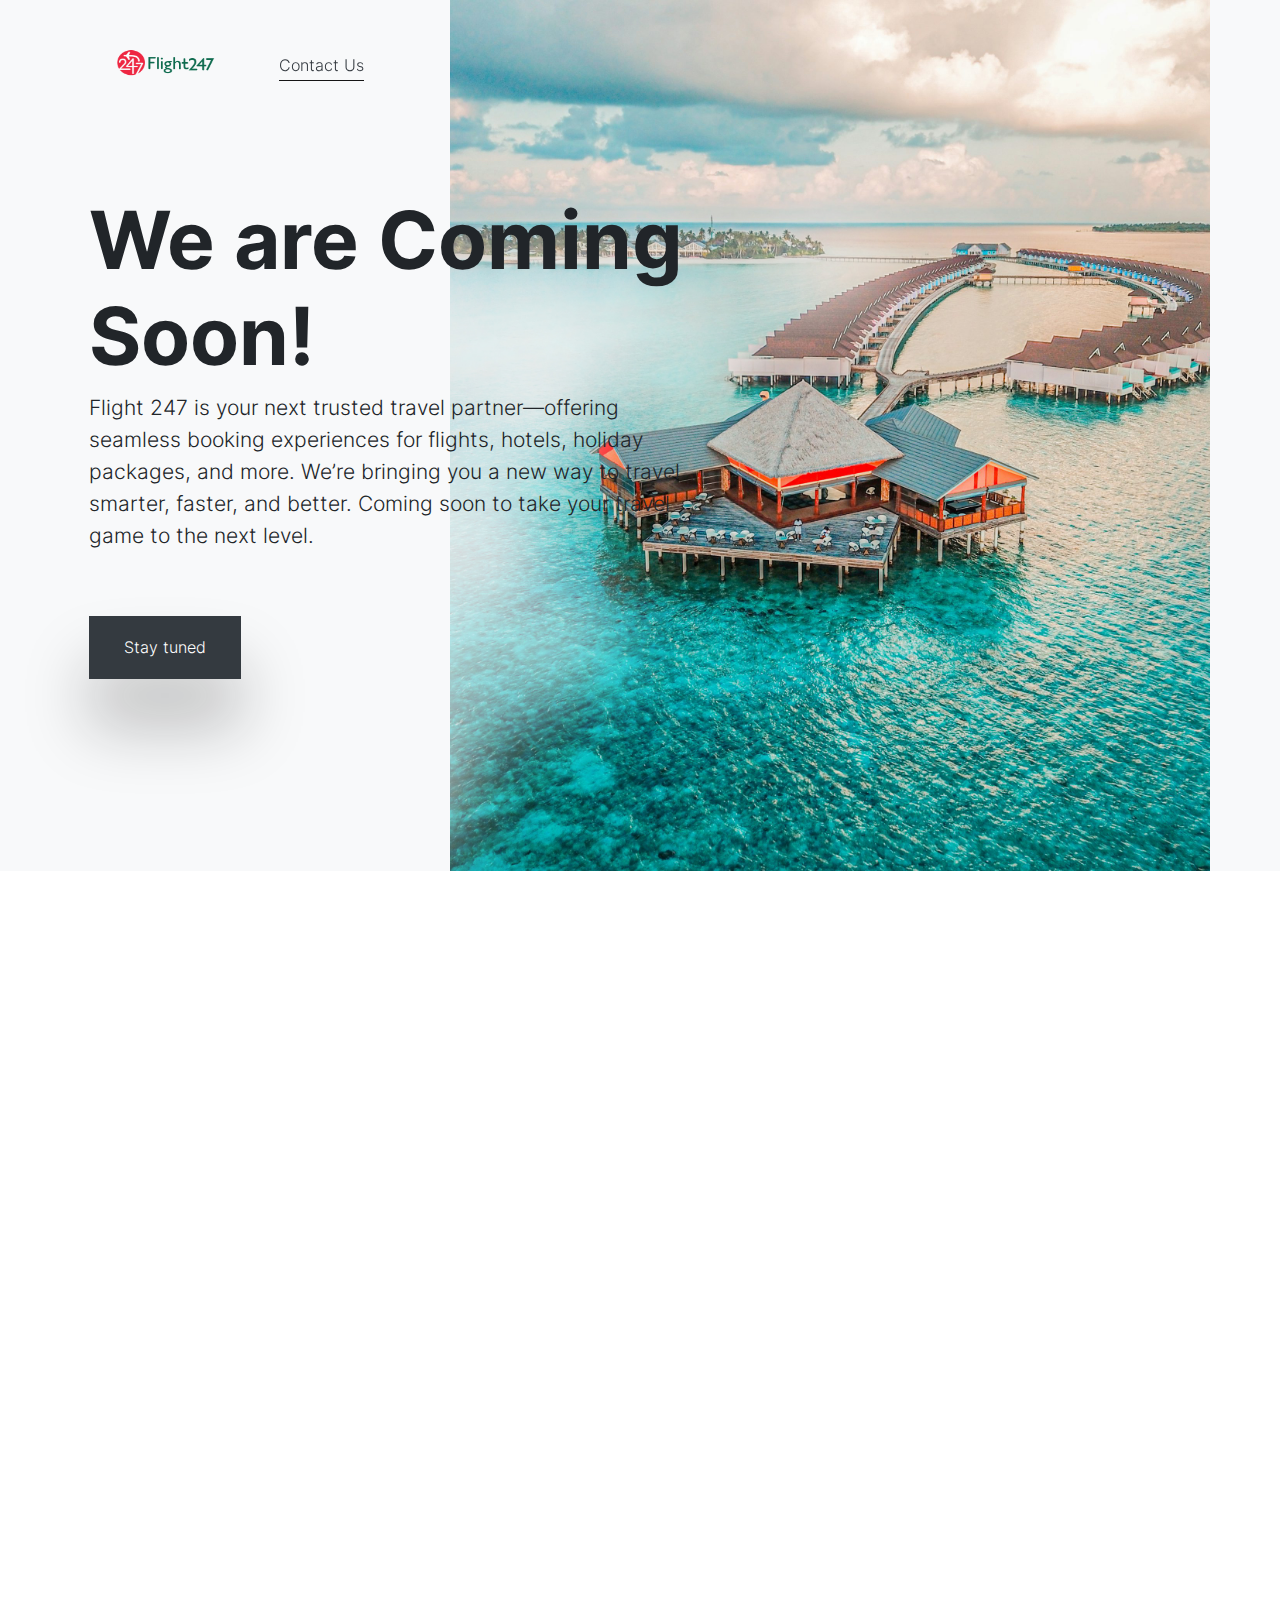
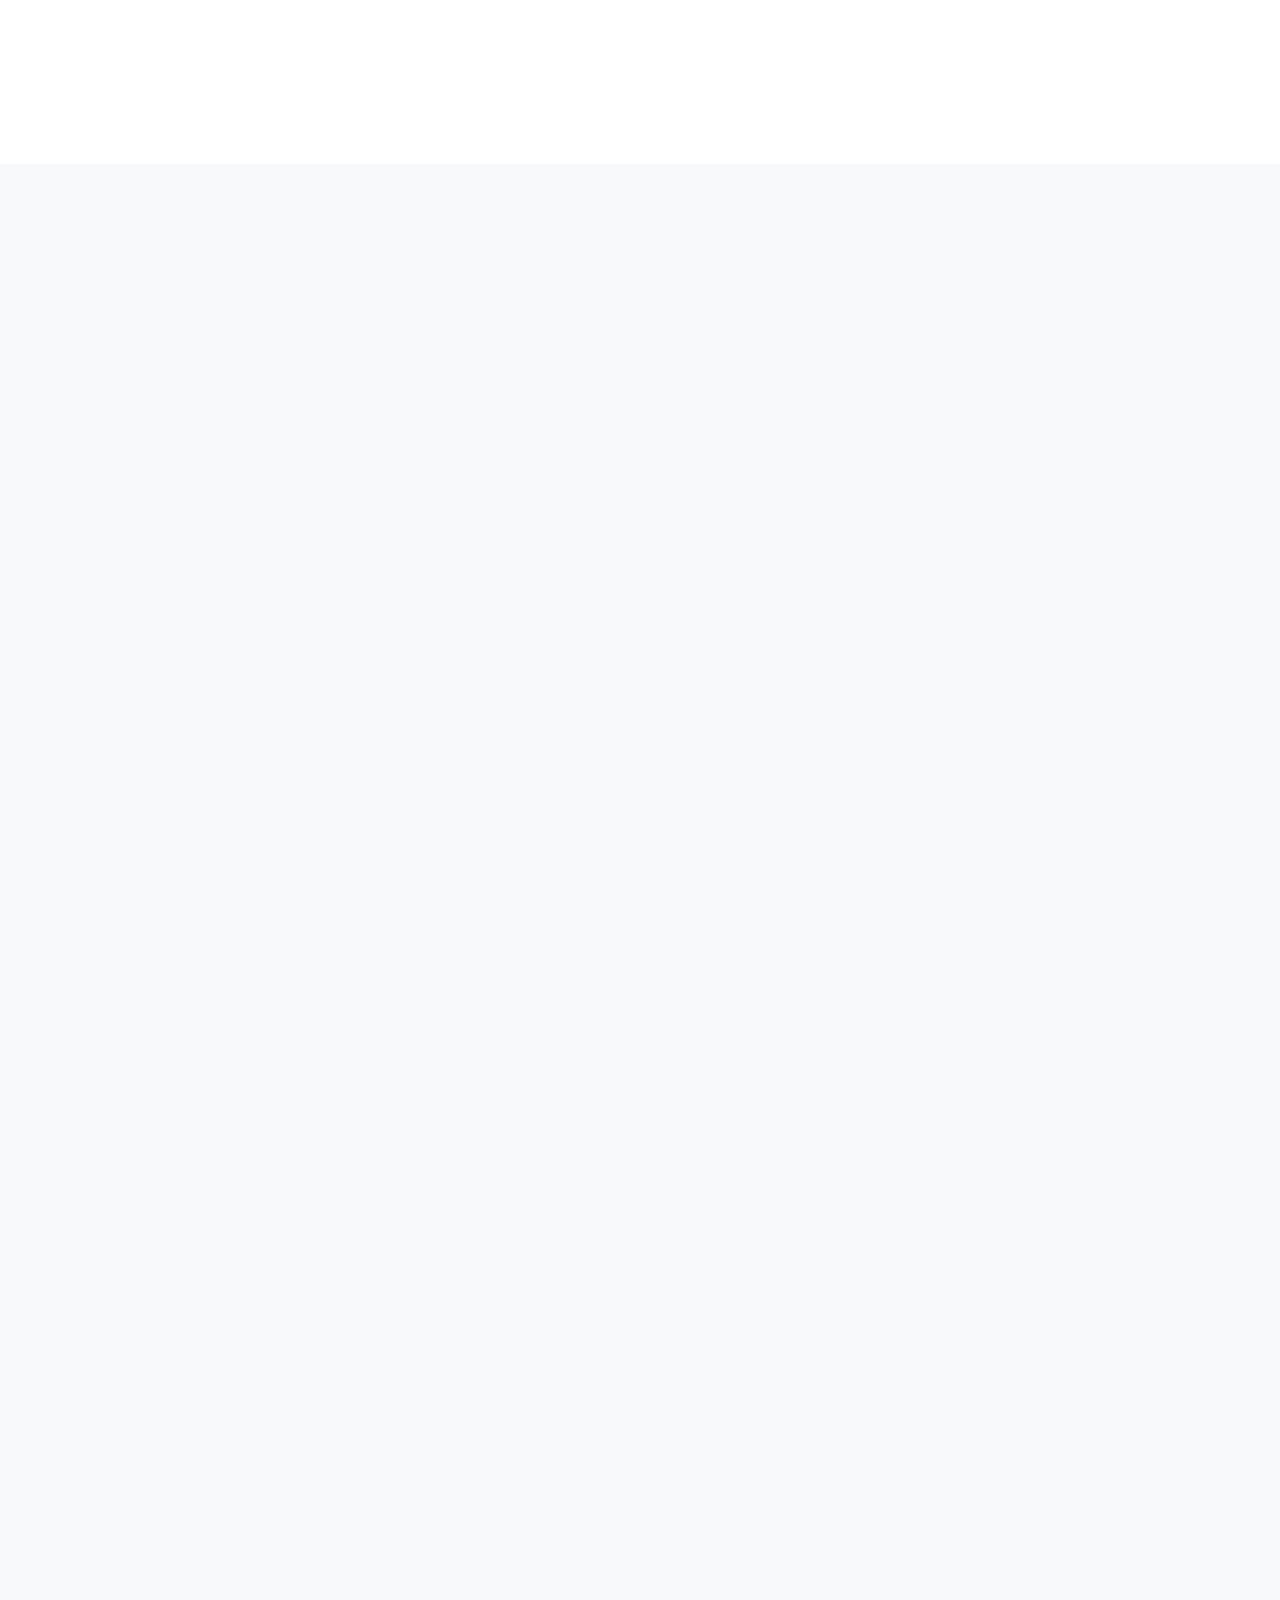
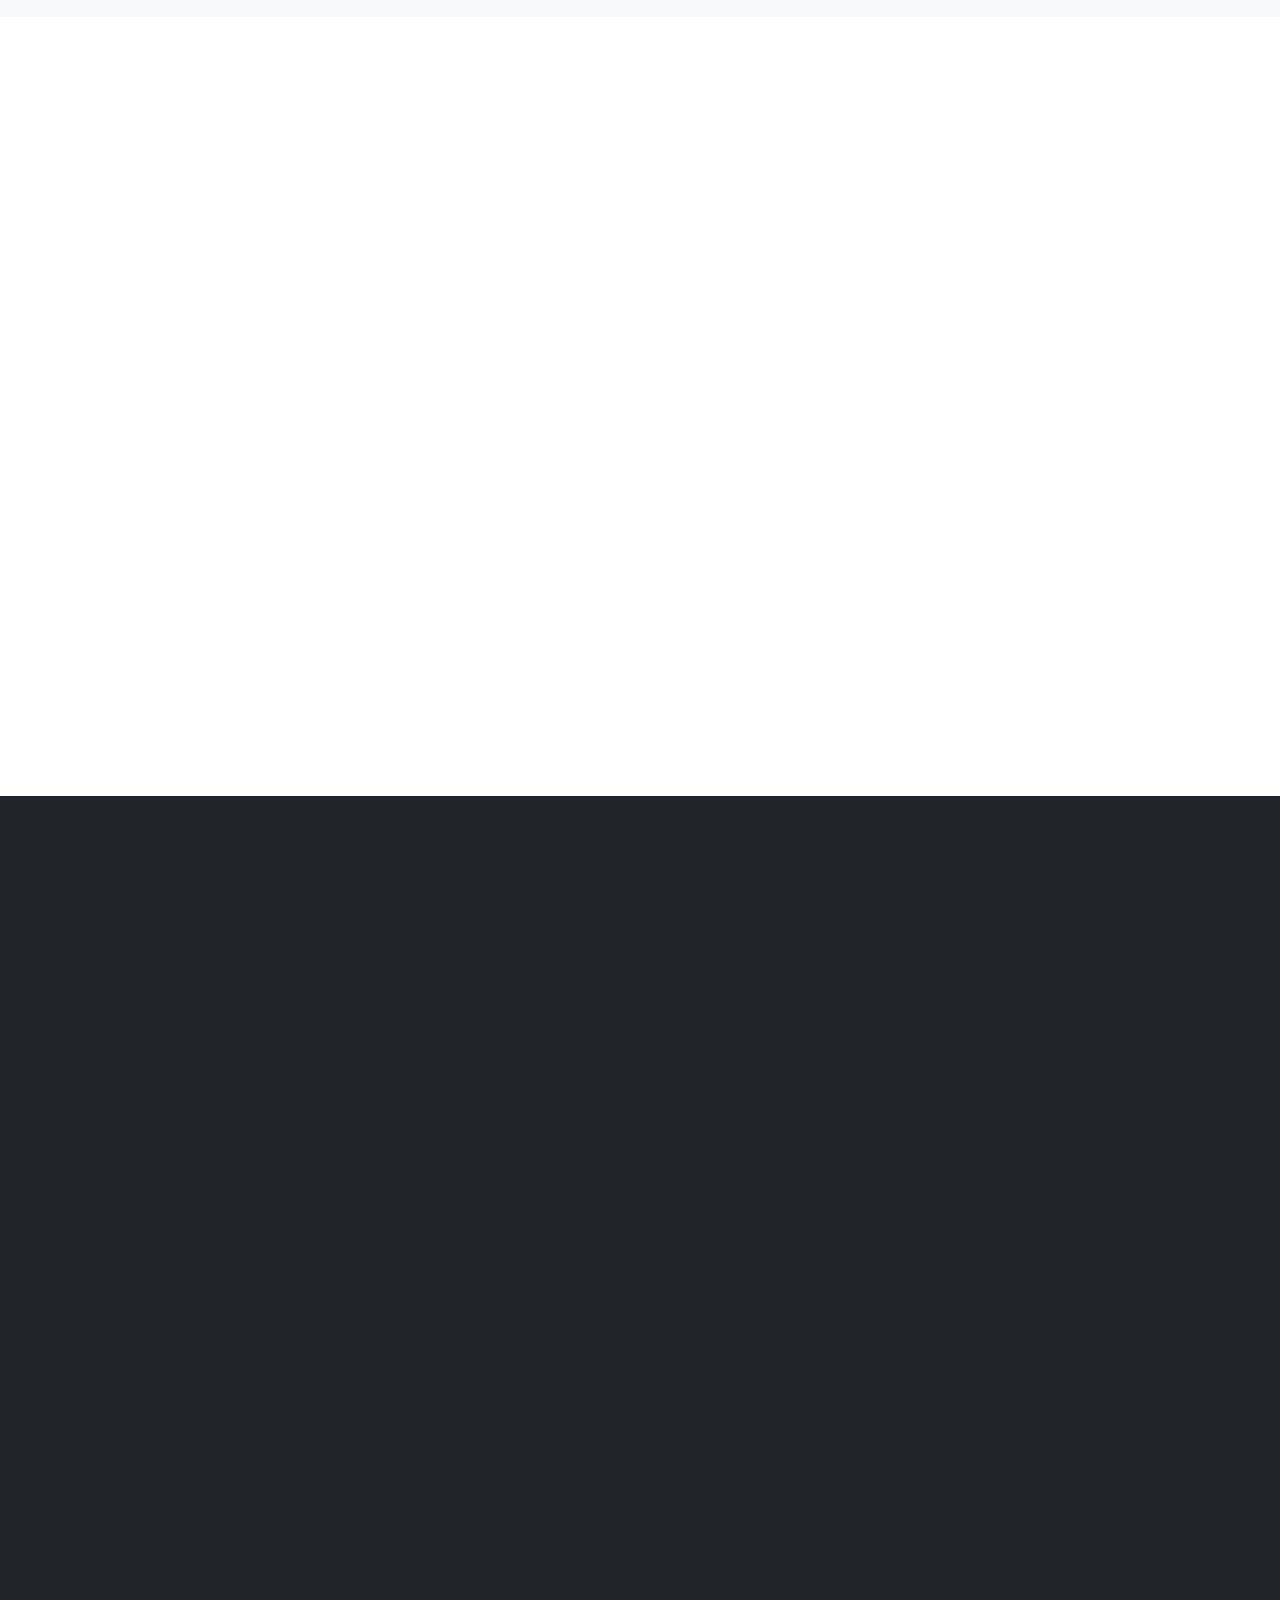
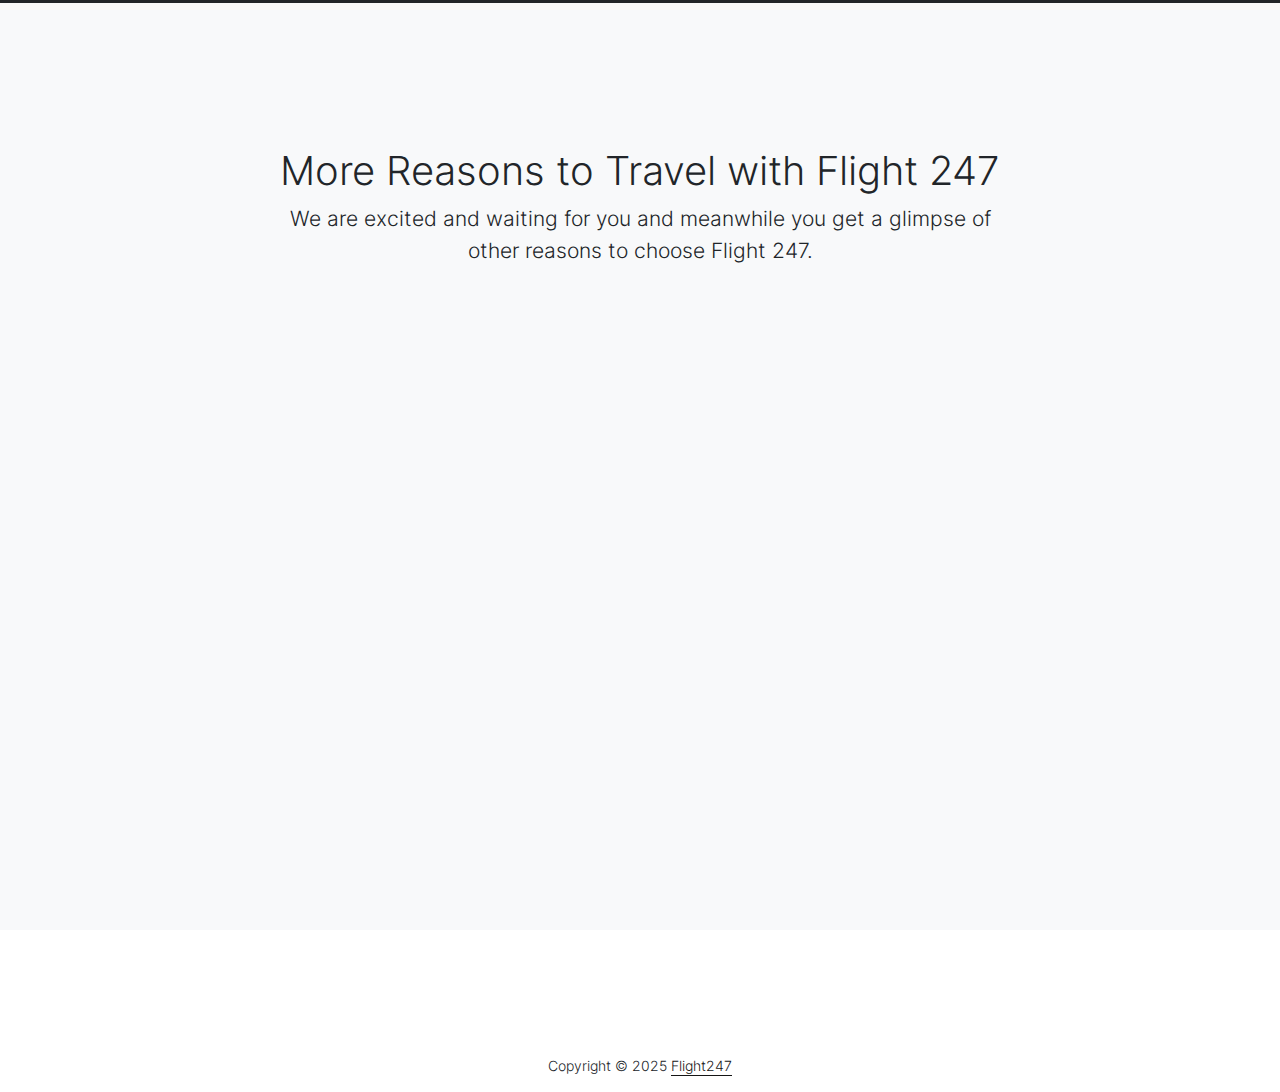
<file: index.html>
<!DOCTYPE html>
<html class="h-100" lang="en">
  <head>
    <meta charset="utf-8" />
    <meta name="viewport" content="width=device-width,initial-scale=1,shrink-to-fit=no" />
    <meta
      name="description"
      content="A growing collection of ready to use components for the CSS framework Bootstrap 5"
    />
    <link rel="apple-touch-icon" sizes="180x180" href="img/apple-touch-icon.png" />
    <link rel="icon" type="image/png" sizes="32x32" href="img/favicon-32x32.png.png" />
    <link rel="icon" type="image/png" sizes="16x16" href="img/favicon-32x32.png.png" />
    <link rel="icon" type="image/png" sizes="96x96" href="img/favicon.png" />
    <meta name="author" content="Flight247" />
    <meta name="generator" content="Eleventy v2.0.0" />
    <meta name="HandheldFriendly" content="true" />
    <title>Flight247</title>
    <link rel="stylesheet" href="css/theme.css" />

    <style>
      /* inter-300 - latin */
      @font-face {
        font-family: "Inter";
        font-style: normal;
        font-weight: 300;
        font-display: swap;
        src: local(""), url("./fonts/inter-v12-latin-300.woff2") format("woff2"),
          /* Chrome 26+, Opera 23+, Firefox 39+ */ url("./fonts/inter-v12-latin-300.woff") format("woff"); /* Chrome 6+, Firefox 3.6+, IE 9+, Safari 5.1+ */
      }

      @font-face {
        font-family: "Inter";
        font-style: normal;
        font-weight: 500;
        font-display: swap;
        src: local(""), url("./fonts/inter-v12-latin-500.woff2") format("woff2"),
          /* Chrome 26+, Opera 23+, Firefox 39+ */ url("./fonts/inter-v12-latin-500.woff") format("woff"); /* Chrome 6+, Firefox 3.6+, IE 9+, Safari 5.1+ */
      }
      @font-face {
        font-family: "Inter";
        font-style: normal;
        font-weight: 700;
        font-display: swap;
        src: local(""), url("./fonts/inter-v12-latin-700.woff2") format("woff2"),
          /* Chrome 26+, Opera 23+, Firefox 39+ */ url("./fonts/inter-v12-latin-700.woff") format("woff"); /* Chrome 6+, Firefox 3.6+, IE 9+, Safari 5.1+ */
      }
    </style>
  </head>

  <body data-bs-spy="scroll" data-bs-target="#navScroll">
    <nav id="navScroll" class="navbar navbar-expand-lg navbar-light fixed-top" tabindex="0">
      <div class="container">
        <a class="navbar-brand pe-4 fs-4" href="/">
          <!-- <svg
            xmlns="http://www.w3.org/2000/svg"
            width="32"
            height="32"
            fill="currentColor"
            class="bi bi-layers-half"
            viewbox="0 0 16 16"
          >
            <path
              d="M8.235 1.559a.5.5 0 0 0-.47 0l-7.5 4a.5.5 0 0 0 0 .882L3.188 8 .264 9.559a.5.5 0 0 0 0 .882l7.5 4a.5.5 0 0 0 .47 0l7.5-4a.5.5 0 0 0 0-.882L12.813 8l2.922-1.559a.5.5 0 0 0 0-.882l-7.5-4zM8 9.433 1.562 6 8 2.567 14.438 6 8 9.433z"
            />
          </svg> -->
          <!-- <span class="ms-1 fw-bolder">Flight247</span> -->
          <img src="img/Flight-247-logo.png" width="150" height="60" alt="" data-aos="fade" />
        </a>

        <button
          class="navbar-toggler"
          type="button"
          data-bs-toggle="collapse"
          data-bs-target="#navbarSupportedContent"
          aria-controls="navbarSupportedContent"
          aria-expanded="false"
          aria-label="Toggle navigation"
        >
          <span class="navbar-toggler-icon"></span>
        </button>
        <div class="collapse navbar-collapse" id="navbarSupportedContent">
          <!-- <ul class="navbar-nav me-auto mb-2 mb-lg-0">
            <li class="nav-item">
              <a
                class="nav-link"
                href="#services"
                aria-label="Brings you to the frontpage"
              >
                Services
              </a>
            </li>
            <li class="nav-item">
              <a class="nav-link" href="#aboutus"> About us </a>
            </li>
            <li class="nav-item">
              <a class="nav-link" href="#numbers"> Numbers </a>
            </li>
            <li class="nav-item">
              <a class="nav-link" href="#gallery"> Gallery </a>
            </li>
            <li class="nav-item">
              <a class="nav-link" href="#workwithus"> Work with us </a>
            </li>
            <li class="nav-item">
              <a class="nav-link" href="#testimonials"> Testimonials </a>
            </li>
          </ul> -->
          <a
            href="https://www.facebook.com/profile.php?id=61575055237835"
            target="_blank"
            data-splitbee-event="Click Download"
            aria-label="Download this template"
            class="link-dark pb-1 link-fancy me-2"
          >
            Contact Us
          </a>
        </div>
      </div>
    </nav>

    <main>
      <div class="w-100 overflow-hidden bg-gray-100" id="top">
        <div class="container position-relative">
          <div
            class="col-12 col-lg-8 mt-0 h-100 position-absolute top-0 end-0 bg-cover"
            data-aos="fade-left"
            style="background-image: url(img/1.\ Maldives.jpg)"
          ></div>
          <div class="row">
            <div class="col-lg-7 py-vh-6 position-relative" data-aos="fade-right">
              <h1 class="display-1 fw-bold mt-5">We are Coming Soon!</h1>
              <p class="lead">
                Flight 247 is your next trusted travel partner—offering seamless booking experiences for flights,
                hotels, holiday packages, and more. We’re bringing you a new way to travel smarter, faster, and better.
                Coming soon to take your travel game to the next level.
              </p>
              <a
                href="https://www.facebook.com/profile.php?id=61575055237835"
                target="_blank"
                class="btn btn-dark btn-xl shadow me-3 rounded-0 my-5"
                >Stay tuned
              </a>
            </div>
          </div>
        </div>
      </div>

      <div class="py-vh-5 w-100 overflow-hidden" id="services">
        <div class="container">
          <div class="row d-flex justify-content-end">
            <div class="col-lg-8" data-aos="fade-down">
              <h2 class="display-6">Not all travel platforms are built the same. Here’s how Flight 247 stands out.</h2>
            </div>
          </div>
          <div class="row d-flex align-items-center">
            <div class="col-md-6 col-lg-4" data-aos="fade-up" data-aos-delay="200">
              <span class="h5 fw-lighter">01.</span>
              <h3 class="py-5 border-top border-dark">Effortless Booking, Every Time</h3>
              <p>
                At Flight 247, we believe planning your trip should be as smooth as the journey itself. Our platform
                lets you book domestic and international flights in just a few clicks—fast, secure, and stress-free. No
                confusion, no guesswork, just a clear path from search to checkout.
              </p>
            </div>

            <div class="col-md-6 col-lg-4 py-vh-4 pb-0" data-aos="fade-up" data-aos-delay="400">
              <span class="h5 fw-lighter">02.</span>
              <h3 class="py-5 border-top border-dark">Best Deals, Always</h3>
              <p>
                We work closely with trusted airlines and global travel partners to bring you highly competitive fares.
                And we mean what we say—no hidden charges, no last-minute add-ons. What you see is what you pay, and
                it’s always a great deal.
              </p>
            </div>

            <div class="col-md-6 col-lg-4 py-vh-6 pb-0" data-aos="fade-up" data-aos-delay="600">
              <span class="h5 fw-lighter">03.</span>
              <h3 class="py-5 border-top border-dark">Travel Tech That Works for You</h3>
              <p>
                Flight 247 is powered by intelligent, user-friendly technology that does the hard work for you. Whether
                you're comparing flights or checking in on the go, our platform is designed to simplify the
                experience—so you can spend less time planning and more time travelling.
              </p>
            </div>
          </div>
        </div>
      </div>

      <div class="py-vh-4 bg-gray-100 w-100 overflow-hidden" id="aboutus">
        <div class="container">
          <div class="row d-flex justify-content-between align-items-center">
            <div class="col-lg-6">
              <div class="row gx-5 d-flex">
                <div class="col-md-11">
                  <div
                    class="shadow ratio ratio-16x9 rounded bg-cover bp-center align-self-end"
                    data-aos="fade-right"
                    style="background-image: url(img/offc-img-1.jpeg); --bs-aspect-ratio: 50%"
                  ></div>
                </div>
                <div class="col-md-5 offset-md-1">
                  <div
                    class="shadow ratio ratio-1x1 rounded bg-cover mt-5 bp-center float-end"
                    data-aos="fade-up"
                    style="background-image: url(img/offc-img-2.jpeg)"
                  ></div>
                </div>
                <div class="col-md-6">
                  <div
                    class="col-12 shadow ratio rounded bg-cover mt-5 bp-center"
                    data-aos="fade-left"
                    style="background-image: url(img/offc-img-3.jpeg); --bs-aspect-ratio: 150%"
                  ></div>
                </div>
              </div>
            </div>
            <div class="col-lg-4">
              <h3 class="py-5 border-top border-dark" data-aos="fade-left">Our People, Our Power</h3>
              <p data-aos="fade-left" data-aos-delay="200">
                At Flight 247, our greatest strength lies in our team. From seasoned travel professionals and tech
                specialists to dedicated customer support and marketing experts—we work together to deliver an
                experience you can rely on. Headquartered in Dhaka, we’ve built a full-scale operation with the right
                people and tools to serve you better. Because we believe that great travel begins with exceptional
                service.
              </p>
              <p></p>
            </div>
          </div>
        </div>
      </div>

      <!-- <div class="py-vh-5 w-100 overflow-hidden" id="numbers">
        <div class="container">
          <div class="row d-flex justify-content-between align-items-center">
            <div class="col-lg-5">
              <h3 class="py-5 border-top border-dark" data-aos="fade-right">
                Our magic numbers
              </h3>
            </div>
            <div class="col-lg-6">
              <div class="row">
                <div class="col-12">
                  <h2 class="display-6 mb-5" data-aos="fade-down">
                    There are some important numbers for us. They are just
                    numbers without any meaning, but we just love them.
                  </h2>
                </div>
                <div class="col-lg-6" data-aos="fade-up">
                  <div class="display-1 fw-bold py-4">42%</div>
                  <p class="text-black-50">
                    Donec id elit non mi porta gravida at eget metus. Fusce
                    dapibus, tellus ac cursus commodo, tortor mauris condimentum
                    nibh, ut fermentum massa justo sit amet risus. Etiam porta
                    sem malesuada magna mollis euismod. Donec sed odio dui.
                  </p>
                </div>
                <div class="col-lg-6" data-aos="fade-up">
                  <div class="display-1 fw-bold py-4">+300</div>
                  <p class="text-black-50">
                    Donec id elit non mi porta gravida at eget metus. Fusce
                    dapibus, tellus ac cursus commodo, tortor mauris condimentum
                    nibh, ut fermentum massa justo sit amet risus. Etiam porta
                    sem malesuada magna mollis euismod. Donec sed odio dui.
                  </p>
                </div>
              </div>
            </div>
          </div>
        </div>
      </div> -->

      <div class="position-relative overflow-hidden w-100 bg-light" id="gallery">
        <div class="container-fluid">
          <div class="row overflow-scroll">
            <div class="col-12">
              <div class="row vw-100 px-0 py-vh-5 d-flex align-items-center scrollx">
                <div class="col-md-2" data-aos="fade-up">
                  <img
                    src="img/g-1.jpg"
                    class="rounded shadow img-fluid"
                    alt="nice gallery image"
                    width="512"
                    height="341"
                  />
                </div>

                <div class="col-md-2" data-aos="fade-up" data-aos-delay="200">
                  <img
                    src="img/g-2.jpg"
                    class="img-fluid rounded shadow"
                    alt="nice gallery image"
                    width="1164"
                    height="776"
                  />
                </div>

                <div class="col-md-3" data-aos="fade-up" data-aos-delay="400">
                  <img
                    src="img/g-3.jpg"
                    class="img-fluid rounded shadow"
                    alt="nice gallery image"
                    width="844"
                    height="1054"
                  />
                </div>

                <div class="col-md-3" data-aos="fade-up" data-aos-delay="600">
                  <img
                    src="img/g-4.jpg"
                    class="img-fluid rounded shadow"
                    alt="nice gallery image"
                    width="844"
                    height="562"
                  />
                </div>

                <div class="col-md-2" data-aos="fade-up" data-aos-delay="800">
                  <img
                    src="img/g-5.jpg"
                    class="rounded shadow img-fluid"
                    alt="nice gallery image"
                    width="512"
                    height="341"
                  />
                </div>
              </div>
            </div>
          </div>
        </div>
      </div>

      <div class="container py-vh-4 w-100 overflow-hidden">
        <div class="row d-flex justify-content-center align-items-center">
          <div class="col-lg-5">
            <h3 class="py-5 border-top border-dark" data-aos="fade-right">Message from CEO</h3>
          </div>
          <div class="col-md-7" data-aos="fade-left">
            <blockquote>
              <div class="fs-4 my-3 fw-light pt-4 border-bottom pb-3">
                “We believe that travel should be seamless, accessible, and inspiring for everyone. We’re setting our
                sights with a vision to redefine how people plan and experience their journeys. Flight 247 is more than
                just another travel platform. It’s a bold step towards a future where travel in Bangladesh is powered by
                technology, driven by personalization, and supported by a team that truly understands what modern
                travelers need. From user-friendly booking to customized plans and unmatched support—we're here to
                change the game. This is just the beginning. We’re building a platform that doesn’t just serve
                travelers, but empowers them. I invite you to join us on this exciting journey—because the future of
                travel starts here. ”
              </div>
              
               CEO , Flight247 .</span>
            </blockquote>
          </div>
        </div>
      </div>

      <div class="py-vh-6 bg-gray-900 text-light w-100 overflow-hidden" id="workwithus">
        <div class="container">
          <div class="row d-flex justify-content-center">
            <div class="row d-flex justify-content-center text-center">
              <div class="col-lg-8 text-center" data-aos="fade">
                <p class="text-secondary lead">Travel Plans Made Just for You.</p>
                <h2 class="display-6 mb-5">
                  Your travel dreams don’t come in templates—and neither do our plans. Whether it’s a solo trip,
                  honeymoon, family vacation, or corporate tour, we design every detail to match your needs. Let us
                  craft your next curated travel experience.
                </h2>
              </div>
              <div class="col-12">
                <a
                  href="https://www.facebook.com/profile.php?id=61575055237835"
                  target="_blank"
                  class="btn btn-danger btn-xl shadow me-3 mt-4"
                  data-aos="fade-down"
                  >Contact us</a
                >
              </div>
            </div>
          </div>
        </div>
      </div>

      <div class="bg-light w-100 overflow-hidden" id="testimonials">
        <div class="container py-vh-6">
          <div class="row d-flex justify-content-center">
            <div class="col-12 col-lg-10 col-xl-8 text-center">
              <h2 class="display-6">More Reasons to Travel with Flight 247</h2>
              <p class="lead">
                We are excited and waiting for you and meanwhile you get a glimpse of other reasons to choose Flight
                247.
              </p>
            </div>
            <div class="col-12 mt-4">
              <div class="row row-cols-1 row-cols-md-2 g-5 d-flex align-items-center">
                <div class="col-12 col-lg-6 col-xl-4" data-aos="fade-right">
                  <div class="card p-4 mt-3 border-0">
                    <div class="card-body">
                      <div class="text-dark py-2 fs-3">
                        <h3 class="py-5" data-aos="fade-left">Customer Support That Cares</h3>
                      </div>
                      <blockquote class="blockquote">
                        <p>
                          Our dedicated support team is always ready to help—before, during, and after your trip. We’re
                          just a call or message away.
                        </p>
                      </blockquote>
                    </div>
                  </div>
                </div>

                <div class="col-12 col-lg-6 col-xl-4">
                  <div class="card p-4 shadow mt-3 border-0" data-aos="fade-down">
                    <div class="card-body">
                      <div class="text-dark py-2 fs-3">
                        <h3 class="py-5" data-aos="fade-left">Travel is What We Do Best</h3>
                      </div>
                      <blockquote class="blockquote">
                        <p>
                          With years of experience and a passion for exploring, we don’t just plan trips—we craft
                          unforgettable travel stories.
                        </p>
                      </blockquote>
                    </div>
                  </div>
                </div>

                <div class="col-12 col-lg-6 col-xl-4">
                  <div class="card p-4 mt-3 border-0" data-aos="fade-left">
                    <div class="card-body">
                      <div class="text-dark py-2 fs-3">
                        <h3 class="py-5" data-aos="fade-left">Unbeatable Rates, Every Time</h3>
                      </div>
                      <blockquote class="blockquote">
                        <p>
                          From flights to full vacation packages, we negotiate the best deals so you don’t have to.
                          Lowest rates guaranteed—no compromises.
                        </p>
                      </blockquote>
                    </div>
                  </div>
                </div>
              </div>
            </div>
          </div>
        </div>
      </div>

      <!-- <div class="small py-vh-3 w-100 overflow-hidden">
        <div class="container">
          <div class="row">
            <div class="col-md-6 col-lg-4 border-end" data-aos="fade-up">
              <div class="d-flex">
                <div class="col-md-3 flex-fill pt-3 pe-3 pe-md-0">
                  <svg
                    xmlns="http://www.w3.org/2000/svg"
                    width="42"
                    height="42"
                    fill="currentColor"
                    class="bi bi-box-seam"
                    viewbox="0 0 16 16"
                  >
                    <path
                      d="M8.186 1.113a.5.5 0 0 0-.372 0L1.846 3.5l2.404.961L10.404 2l-2.218-.887zm3.564 1.426L5.596 5 8 5.961 14.154 3.5l-2.404-.961zm3.25 1.7-6.5 2.6v7.922l6.5-2.6V4.24zM7.5 14.762V6.838L1 4.239v7.923l6.5 2.6zM7.443.184a1.5 1.5 0 0 1 1.114 0l7.129 2.852A.5.5 0 0 1 16 3.5v8.662a1 1 0 0 1-.629.928l-7.185 2.874a.5.5 0 0 1-.372 0L.63 13.09a1 1 0 0 1-.63-.928V3.5a.5.5 0 0 1 .314-.464L7.443.184z"
                    />
                  </svg>
                </div>
                <div class="col-md-9 flex-fill">
                  <h3 class="h5 my-2">Delivery Service</h3>
                  <p>
                    If we had any physical goods we would deliver them to your
                    door steps. Of course in time and to the right adress. But
                    we have no products...
                  </p>
                </div>
              </div>
            </div>
            <div
              class="col-md-6 col-lg-4 border-end"
              data-aos="fade-up"
              data-aos-delay="200"
            >
              <div class="d-flex">
                <div class="col-md-3 flex-fill pt-3 pt-3 pe-3 pe-md-0">
                  <svg
                    xmlns="http://www.w3.org/2000/svg"
                    width="42"
                    height="42"
                    fill="currentColor"
                    class="bi bi-card-checklist"
                    viewbox="0 0 16 16"
                  >
                    <path
                      d="M14.5 3a.5.5 0 0 1 .5.5v9a.5.5 0 0 1-.5.5h-13a.5.5 0 0 1-.5-.5v-9a.5.5 0 0 1 .5-.5h13zm-13-1A1.5 1.5 0 0 0 0 3.5v9A1.5 1.5 0 0 0 1.5 14h13a1.5 1.5 0 0 0 1.5-1.5v-9A1.5 1.5 0 0 0 14.5 2h-13z"
                    />
                    <path
                      d="M7 5.5a.5.5 0 0 1 .5-.5h5a.5.5 0 0 1 0 1h-5a.5.5 0 0 1-.5-.5zm-1.496-.854a.5.5 0 0 1 0 .708l-1.5 1.5a.5.5 0 0 1-.708 0l-.5-.5a.5.5 0 1 1 .708-.708l.146.147 1.146-1.147a.5.5 0 0 1 .708 0zM7 9.5a.5.5 0 0 1 .5-.5h5a.5.5 0 0 1 0 1h-5a.5.5 0 0 1-.5-.5zm-1.496-.854a.5.5 0 0 1 0 .708l-1.5 1.5a.5.5 0 0 1-.708 0l-.5-.5a.5.5 0 0 1 .708-.708l.146.147 1.146-1.147a.5.5 0 0 1 .708 0z"
                    />
                  </svg>
                </div>
                <div class="col-md-9 flex-fill">
                  <h3 class="h5 my-2">Independently Checked</h3>
                  <p>
                    Maybe we would do something to ensure that you get what you
                    ordered. But you can´t order anything here, so we can give
                    you a 100% gurantee that anything would be great!
                  </p>
                </div>
              </div>
            </div>

            <div
              class="col-md-6 col-lg-4"
              data-aos="fade-up"
              data-aos-delay="400"
            >
              <div class="d-flex">
                <div class="col-md-3 flex-fill pt-3 pt-3 pe-3 pe-md-0">
                  <svg
                    xmlns="http://www.w3.org/2000/svg"
                    width="42"
                    height="42"
                    fill="currentColor"
                    class="bi bi-window-sidebar"
                    viewbox="0 0 16 16"
                  >
                    <path
                      d="M2.5 4a.5.5 0 1 0 0-1 .5.5 0 0 0 0 1zm2-.5a.5.5 0 1 1-1 0 .5.5 0 0 1 1 0zm1 .5a.5.5 0 1 0 0-1 .5.5 0 0 0 0 1z"
                    />
                    <path
                      d="M2 1a2 2 0 0 0-2 2v10a2 2 0 0 0 2 2h12a2 2 0 0 0 2-2V3a2 2 0 0 0-2-2H2zm12 1a1 1 0 0 1 1 1v2H1V3a1 1 0 0 1 1-1h12zM1 13V6h4v8H2a1 1 0 0 1-1-1zm5 1V6h9v7a1 1 0 0 1-1 1H6z"
                    />
                  </svg>
                </div>
                <div class="col-md-9 flex-fill">
                  <h3 class="h5 my-2">Online Support</h3>
                  <p>
                    Okay, we have this crazy online support form. Fill it out
                    and the content will be mailed to you as PDF. Print it out.
                    Than send it via Fax to our super duper hidden Fax number.
                  </p>
                </div>
              </div>
            </div>
          </div>
        </div>
      </div> -->

      <div class="container py-vh-3 border-top" data-aos="fade" data-aos-delay="200">
        <!-- <div class="row d-flex justify-content-center">
          <div class="col-12 col-lg-8 text-center">
            <h3 class="fs-2 fw-light">Contact Us</h3>
          </div>
          <div class="col-12 col-lg-8 text-center">
            <div class="row">
              <div class="grouped-inputs border bg-light p-2">
                <div class="row">
                  <div class="col">
                    <form class="form-floating">
                      <input
                        type="email"
                        class="form-control p-3"
                        id="floatingInput"
                        placeholder="name@example.com"
                      />
                      <label for="floatingInput">Email address</label>
                    </form>
                  </div>
                  <div class="col-auto">
                    <a href="#" class="btn btn-dark py-3 px-5">Subscribe</a>
                  </div>
                </div>
              </div>
            </div>
          </div>
        </div> -->
      </div>
    </main>

    <footer>
      <!-- <div class="container small border-top">
        <div class="row py-5 d-flex justify-content-between">
          <div class="col-12 col-lg-6 col-xl-3 border-end p-5">
            <svg
              xmlns="http://www.w3.org/2000/svg"
              width="24"
              height="24"
              fill="currentColor"
              class="bi bi-layers-half"
              viewbox="0 0 16 16"
            >
              <path
                d="M8.235 1.559a.5.5 0 0 0-.47 0l-7.5 4a.5.5 0 0 0 0 .882L3.188 8 .264 9.559a.5.5 0 0 0 0 .882l7.5 4a.5.5 0 0 0 .47 0l7.5-4a.5.5 0 0 0 0-.882L12.813 8l2.922-1.559a.5.5 0 0 0 0-.882l-7.5-4zM8 9.433 1.562 6 8 2.567 14.438 6 8 9.433z"
              />
            </svg>
            <address class="text-secondary mt-3">
              <strong>Flight247, Inc.</strong><br />
              1355 Market St, Suite 900<br />
              San Francisco, CA 94103<br />
              <abbr title="Phone">P:</abbr>
              (123) 456-7890
            </address>
          </div>
          <div class="col-12 col-lg-6 col-xl-3 border-end p-5">
            <h3 class="h6 mb-3">Company</h3>
            <ul class="nav flex-column">
              <li class="nav-item">
                <a
                  class="nav-link link-secondary ps-0"
                  aria-current="page"
                  href="#"
                  >Lorem ipsum</a
                >
              </li>
              <li class="nav-item">
                <a class="nav-link link-secondary ps-0" href="#"
                  >Dolor sitam est</a
                >
              </li>
              <li class="nav-item">
                <a class="nav-link link-secondary ps-0" href="#"
                  >Sed odio cras</a
                >
              </li>
              <li class="nav-item">
                <a class="nav-link link-secondary ps-0" href="#"
                  >Commodo tortor ac</a
                >
              </li>
            </ul>
          </div>
          <div class="col-12 col-lg-6 col-xl-3 border-end p-5">
            <h3 class="h6 mb-3">Products</h3>
            <ul class="nav flex-column">
              <li class="nav-item">
                <a
                  class="nav-link link-secondary ps-0"
                  aria-current="page"
                  href="#"
                  >Fusce dapibus est</a
                >
              </li>
              <li class="nav-item">
                <a class="nav-link link-secondary ps-0" href="#"
                  >Donec sed dui</a
                >
              </li>
              <li class="nav-item">
                <a class="nav-link link-secondary ps-0" href="#"
                  >Tortor mauris</a
                >
              </li>
              <li class="nav-item">
                <a class="nav-link link-secondary ps-0" href="#"
                  >Ut fermentum massa</a
                >
              </li>

              <li class="nav-item">
                <a class="nav-link link-secondary ps-0" href="#"
                  >Magna mollis</a
                >
              </li>
            </ul>
          </div>
          <div class="col-12 col-lg-6 col-xl-3 p-5">
            <h3 class="h6 mb-3">Subpages</h3>
            <ul class="nav flex-column">
              <li class="nav-item">
                <a
                  class="nav-link link-secondary ps-0"
                  aria-current="page"
                  href="404.html"
                  >404 System Page</a
                >
                <a
                  class="nav-link link-secondary ps-0"
                  aria-current="page"
                  href="register.html"
                  >Register System Page</a
                >
                <a
                  class="nav-link link-secondary ps-0"
                  aria-current="page"
                  href="content.html"
                  >Simple Text Content Page</a
                >
              </li>
            </ul>
          </div>
        </div>
      </div> -->

      <div class="container text-center py-3 small">
        Copyright © 2025
        <a href="#" class="link-fancy" target="_blank">Flight247</a>
      </div>
    </footer>

    <script src="js/bootstrap.bundle.min.js"></script>
    <script src="js/aos.js"></script>
    <script>
      AOS.init({
        duration: 800, // values from 0 to 3000, with step 50ms
      });
    </script>

    <script>
      let scrollpos = window.scrollY;
      const header = document.querySelector(".navbar");
      const header_height = header.offsetHeight;

      const add_class_on_scroll = () => header.classList.add("scrolled", "shadow-sm");
      const remove_class_on_scroll = () => header.classList.remove("scrolled", "shadow-sm");

      window.addEventListener("scroll", function () {
        scrollpos = window.scrollY;

        if (scrollpos >= header_height) {
          add_class_on_scroll();
        } else {
          remove_class_on_scroll();
        }

        console.log(scrollpos);
      });
    </script>
  </body>
</html>
</file>
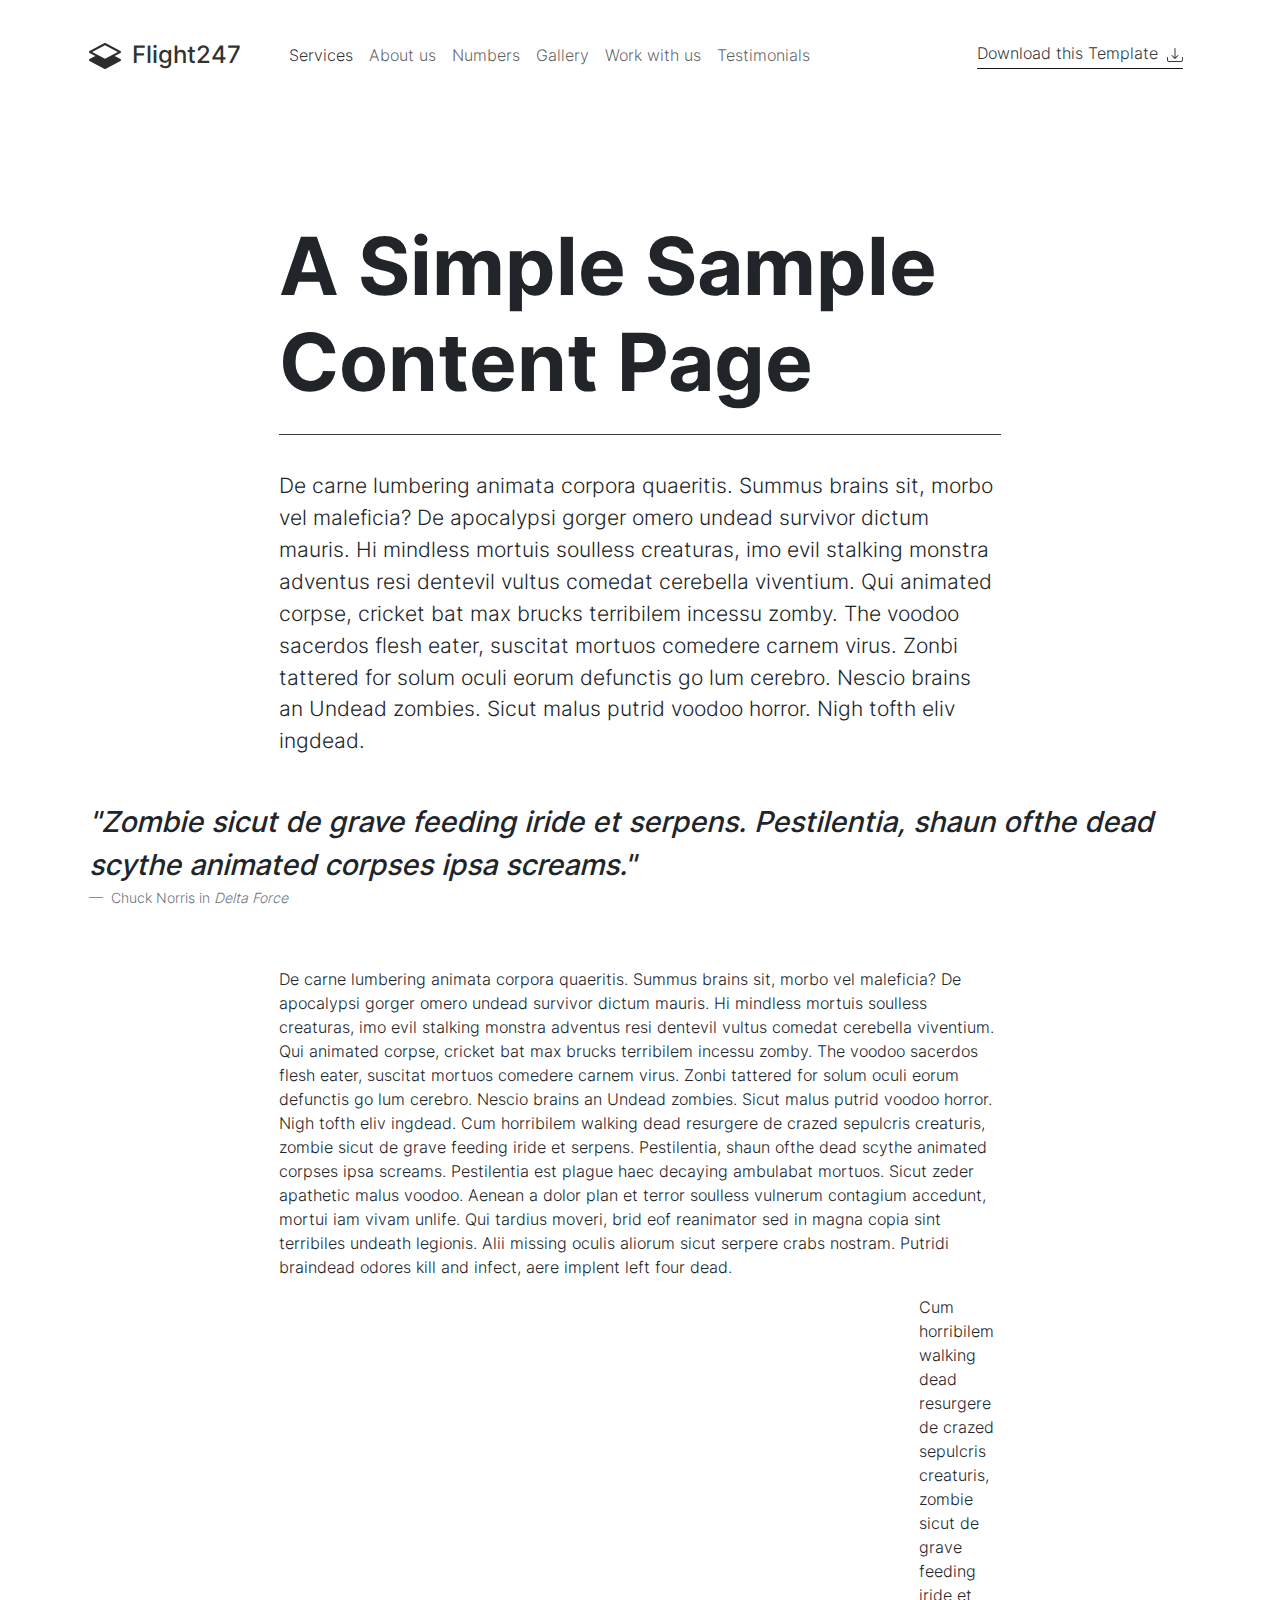
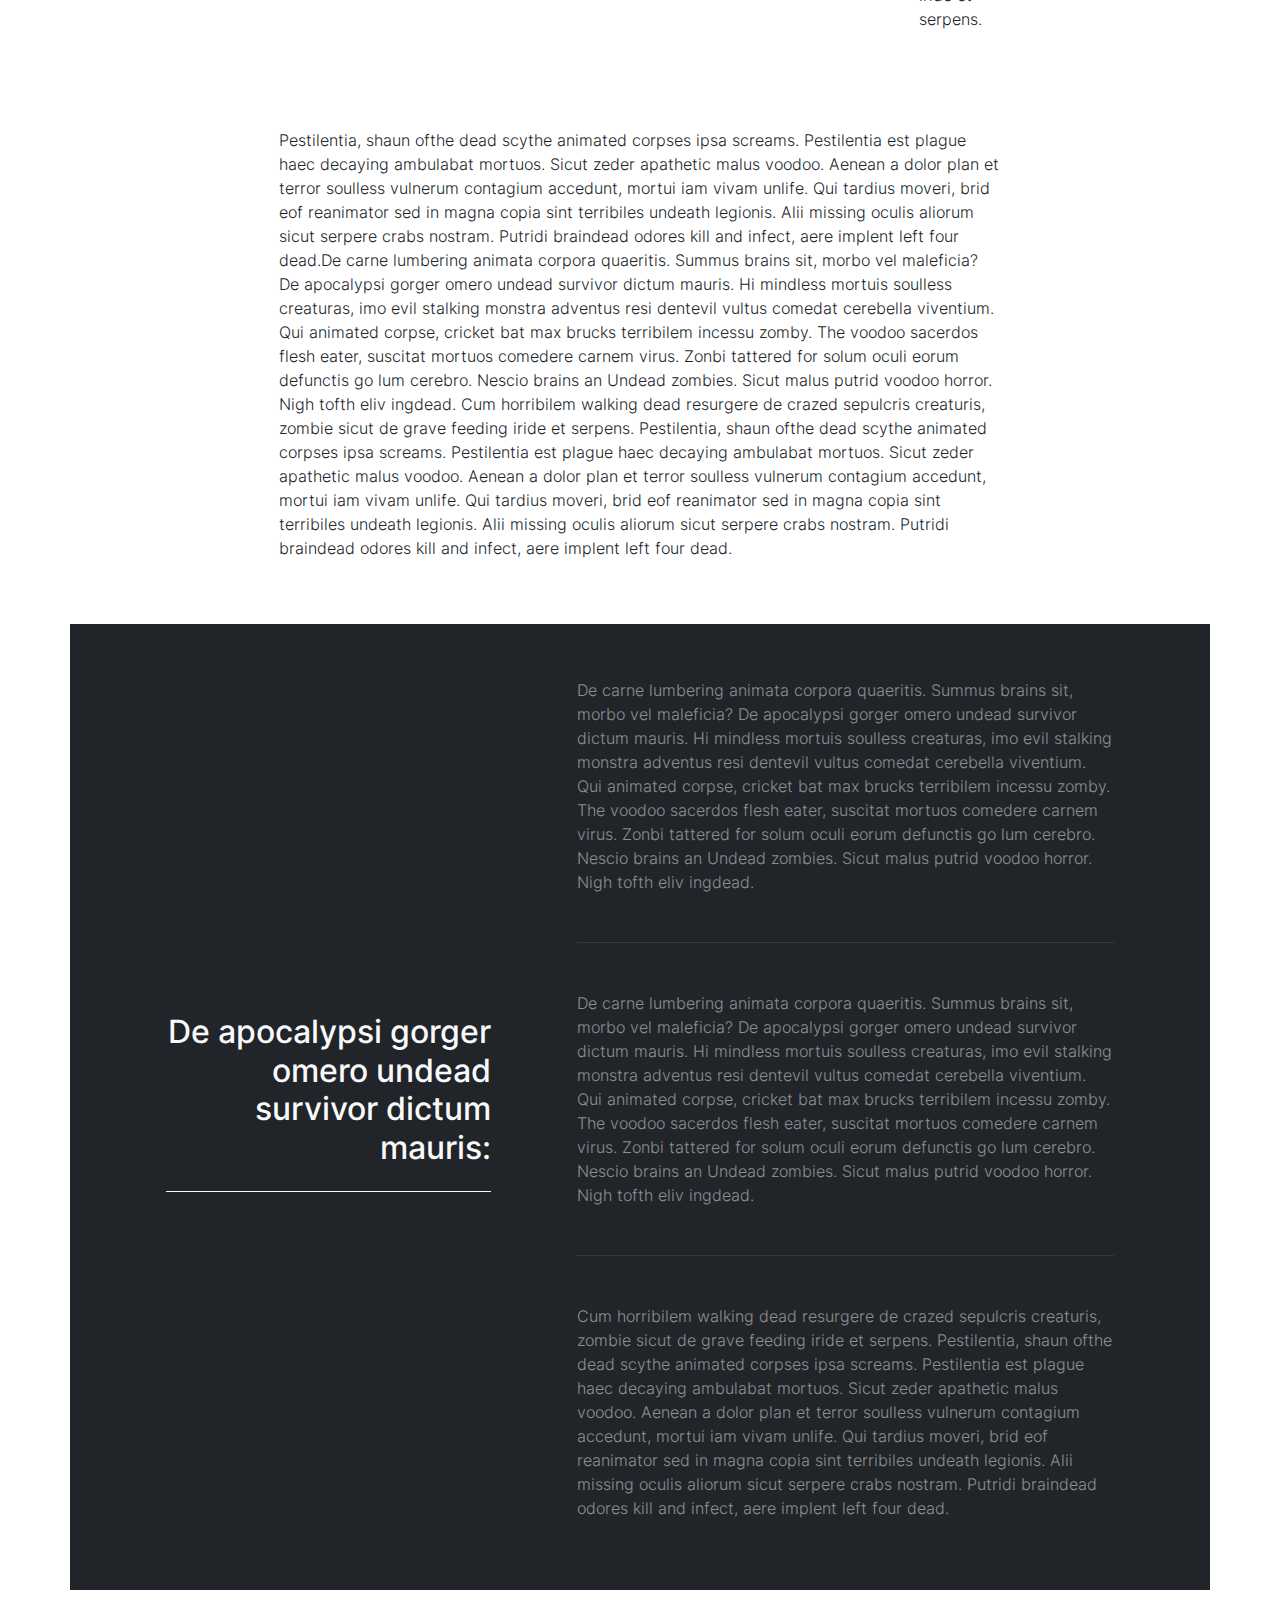
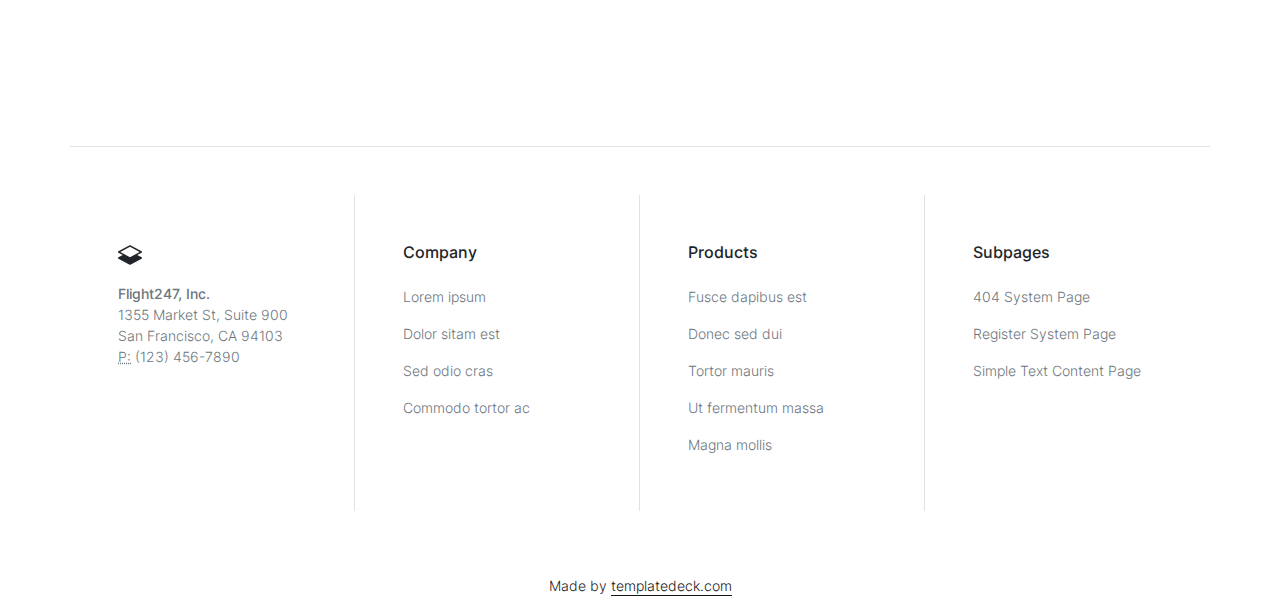
<file: content.html>
<!DOCTYPE html>
<html class="h-100" lang="en">
  <head>
    <meta charset="utf-8" />
    <meta name="viewport" content="width=device-width,initial-scale=1,shrink-to-fit=no" />
    <meta
      name="description"
      content="A growing collection of ready to use components for the CSS framework Bootstrap 5"
    />
    <link rel="apple-touch-icon" sizes="180x180" href="img/apple-touch-icon.png" />
    <link rel="icon" type="image/png" sizes="32x32" href="img/favicon-32x32.png" />
    <link rel="icon" type="image/png" sizes="16x16" href="img/favicon-16x16.png" />
    <link rel="icon" type="image/png" sizes="96x96" href="img/favicon.png" />
    <meta name="author" content="Flight247" />
    <meta name="generator" content="Eleventy v2.0.0" />
    <meta name="HandheldFriendly" content="true" />
    <title>Plain Content Sample Page</title>
    <link rel="stylesheet" href="css/theme.min.css" />

    <style>
      /* inter-300 - latin */
      @font-face {
        font-family: "Inter";
        font-style: normal;
        font-weight: 300;
        font-display: swap;
        src: local(""), url("./fonts/inter-v12-latin-300.woff2") format("woff2"),
          /* Chrome 26+, Opera 23+, Firefox 39+ */ url("./fonts/inter-v12-latin-300.woff") format("woff"); /* Chrome 6+, Firefox 3.6+, IE 9+, Safari 5.1+ */
      }

      @font-face {
        font-family: "Inter";
        font-style: normal;
        font-weight: 500;
        font-display: swap;
        src: local(""), url("./fonts/inter-v12-latin-500.woff2") format("woff2"),
          /* Chrome 26+, Opera 23+, Firefox 39+ */ url("./fonts/inter-v12-latin-500.woff") format("woff"); /* Chrome 6+, Firefox 3.6+, IE 9+, Safari 5.1+ */
      }
      @font-face {
        font-family: "Inter";
        font-style: normal;
        font-weight: 700;
        font-display: swap;
        src: local(""), url("./fonts/inter-v12-latin-700.woff2") format("woff2"),
          /* Chrome 26+, Opera 23+, Firefox 39+ */ url("./fonts/inter-v12-latin-700.woff") format("woff"); /* Chrome 6+, Firefox 3.6+, IE 9+, Safari 5.1+ */
      }
    </style>
  </head>

  <body data-bs-spy="scroll" data-bs-target="#navScroll">
    <nav id="navScroll" class="navbar navbar-expand-lg navbar-light" tabindex="0">
      <div class="container">
        <a class="navbar-brand pe-4 fs-4" href="/">
          <svg
            xmlns="http://www.w3.org/2000/svg"
            width="32"
            height="32"
            fill="currentColor"
            class="bi bi-layers-half"
            viewbox="0 0 16 16"
          >
            <path
              d="M8.235 1.559a.5.5 0 0 0-.47 0l-7.5 4a.5.5 0 0 0 0 .882L3.188 8 .264 9.559a.5.5 0 0 0 0 .882l7.5 4a.5.5 0 0 0 .47 0l7.5-4a.5.5 0 0 0 0-.882L12.813 8l2.922-1.559a.5.5 0 0 0 0-.882l-7.5-4zM8 9.433 1.562 6 8 2.567 14.438 6 8 9.433z"
            />
          </svg>
          <span class="ms-1 fw-bolder">Flight247</span>
        </a>

        <button
          class="navbar-toggler"
          type="button"
          data-bs-toggle="collapse"
          data-bs-target="#navbarSupportedContent"
          aria-controls="navbarSupportedContent"
          aria-expanded="false"
          aria-label="Toggle navigation"
        >
          <span class="navbar-toggler-icon"></span>
        </button>
        <div class="collapse navbar-collapse" id="navbarSupportedContent">
          <ul class="navbar-nav me-auto mb-2 mb-lg-0">
            <li class="nav-item">
              <a class="nav-link" href="#services" aria-label="Brings you to the frontpage"> Services </a>
            </li>
            <li class="nav-item">
              <a class="nav-link" href="#aboutus"> About us </a>
            </li>
            <li class="nav-item">
              <a class="nav-link" href="#numbers"> Numbers </a>
            </li>
            <li class="nav-item">
              <a class="nav-link" href="#gallery"> Gallery </a>
            </li>
            <li class="nav-item">
              <a class="nav-link" href="#workwithus"> Work with us </a>
            </li>
            <li class="nav-item">
              <a class="nav-link" href="#testimonials"> Testimonials </a>
            </li>
          </ul>
          <a
            href="https://templatedeck.com"
            data-splitbee-event="Click Download"
            aria-label="Download this template"
            class="link-dark pb-1 link-fancy me-2"
          >
            Download this Template
            <svg
              xmlns="http://www.w3.org/2000/svg"
              width="16"
              height="16"
              fill="currentColor"
              class="bi bi-download ms-1"
              viewBox="0 0 16 16"
            >
              <path
                d="M.5 9.9a.5.5 0 0 1 .5.5v2.5a1 1 0 0 0 1 1h12a1 1 0 0 0 1-1v-2.5a.5.5 0 0 1 1 0v2.5a2 2 0 0 1-2 2H2a2 2 0 0 1-2-2v-2.5a.5.5 0 0 1 .5-.5z"
              />
              <path
                d="M7.646 11.854a.5.5 0 0 0 .708 0l3-3a.5.5 0 0 0-.708-.708L8.5 10.293V1.5a.5.5 0 0 0-1 0v8.793L5.354 8.146a.5.5 0 1 0-.708.708l3 3z"
              />
            </svg>
          </a>
        </div>
      </div>
    </nav>

    <main>
      <div class="py-vh-5 w-100 overflow-hidden" id="services">
        <div class="container">
          <div class="row d-flex justify-content-center">
            <div class="col-12 col-lg-10 col-xl-8">
              <h1 class="display-1 fw-bold border-bottom border-dark pb-4">A Simple Sample Content Page</h1>
              <p class="lead py-vh-2">
                De carne lumbering animata corpora quaeritis. Summus brains sit​​, morbo vel maleficia? De apocalypsi
                gorger omero undead survivor dictum mauris. Hi mindless mortuis soulless creaturas, imo evil stalking
                monstra adventus resi dentevil vultus comedat cerebella viventium. Qui animated corpse, cricket bat max
                brucks terribilem incessu zomby. The voodoo sacerdos flesh eater, suscitat mortuos comedere carnem
                virus. Zonbi tattered for solum oculi eorum defunctis go lum cerebro. Nescio brains an Undead zombies.
                Sicut malus putrid voodoo horror. Nigh tofth eliv ingdead.
              </p>
            </div>
            <div class="col-12">
              <figure class="py-vh-2 pt-0">
                <blockquote class="blockquote blockquote-xl">
                  <p>
                    "Zombie sicut de grave feeding iride et serpens. Pestilentia, shaun ofthe dead scythe animated
                    corpses ipsa screams."
                  </p>
                </blockquote>
                <figcaption class="blockquote-footer">
                  Chuck Norris in
                  <cite title="Source Title">Delta Force</cite>
                </figcaption>
              </figure>
            </div>
            <div class="col-12 col-lg-10 col-xl-8">
              <p>
                De carne lumbering animata corpora quaeritis. Summus brains sit​​, morbo vel maleficia? De apocalypsi
                gorger omero undead survivor dictum mauris. Hi mindless mortuis soulless creaturas, imo evil stalking
                monstra adventus resi dentevil vultus comedat cerebella viventium. Qui animated corpse, cricket bat max
                brucks terribilem incessu zomby. The voodoo sacerdos flesh eater, suscitat mortuos comedere carnem
                virus. Zonbi tattered for solum oculi eorum defunctis go lum cerebro. Nescio brains an Undead zombies.
                Sicut malus putrid voodoo horror. Nigh tofth eliv ingdead. Cum horribilem walking dead resurgere de
                crazed sepulcris creaturis, zombie sicut de grave feeding iride et serpens. Pestilentia, shaun ofthe
                dead scythe animated corpses ipsa screams. Pestilentia est plague haec decaying ambulabat mortuos. Sicut
                zeder apathetic malus voodoo. Aenean a dolor plan et terror soulless vulnerum contagium accedunt, mortui
                iam vivam unlife. Qui tardius moveri, brid eof reanimator sed in magna copia sint terribiles undeath
                legionis. Alii missing oculis aliorum sicut serpere crabs nostram. Putridi braindead odores kill and
                infect, aere implent left four dead.
              </p>
            </div>

            <div class="col-12 col-lg-10 col-xl-8">
              <p>
                <img
                  src="img/webp/people15.webp"
                  class="img-fluid float-start p-3 pt-0 ps-0"
                  alt="article image"
                  data-aos="fade"
                />Cum horribilem walking dead resurgere de crazed sepulcris creaturis, zombie sicut de grave feeding
                iride et serpens. Pestilentia, shaun ofthe dead scythe animated corpses ipsa screams. Pestilentia est
                plague haec decaying ambulabat mortuos. Sicut zeder apathetic malus voodoo. Aenean a dolor plan et
                terror soulless vulnerum contagium accedunt, mortui iam vivam unlife. Qui tardius moveri, brid eof
                reanimator sed in magna copia sint terribiles undeath legionis. Alii missing oculis aliorum sicut
                serpere crabs nostram. Putridi braindead odores kill and infect, aere implent left four dead.De carne
                lumbering animata corpora quaeritis. Summus brains sit​​, morbo vel maleficia? De apocalypsi gorger
                omero undead survivor dictum mauris. Hi mindless mortuis soulless creaturas, imo evil stalking monstra
                adventus resi dentevil vultus comedat cerebella viventium. Qui animated corpse, cricket bat max brucks
                terribilem incessu zomby. The voodoo sacerdos flesh eater, suscitat mortuos comedere carnem virus. Zonbi
                tattered for solum oculi eorum defunctis go lum cerebro. Nescio brains an Undead zombies. Sicut malus
                putrid voodoo horror. Nigh tofth eliv ingdead. Cum horribilem walking dead resurgere de crazed sepulcris
                creaturis, zombie sicut de grave feeding iride et serpens. Pestilentia, shaun ofthe dead scythe animated
                corpses ipsa screams. Pestilentia est plague haec decaying ambulabat mortuos. Sicut zeder apathetic
                malus voodoo. Aenean a dolor plan et terror soulless vulnerum contagium accedunt, mortui iam vivam
                unlife. Qui tardius moveri, brid eof reanimator sed in magna copia sint terribiles undeath legionis.
                Alii missing oculis aliorum sicut serpere crabs nostram. Putridi braindead odores kill and infect, aere
                implent left four dead.
              </p>
            </div>
            <div class="col-12 py-vh-3 my-5 bg-gray-900 text-light px-5">
              <div class="row d-flex align-items-center px-5">
                <div class="col-12 col-lg-5 text-end d-flex justify-content-end">
                  <h2 class="border-bottom border-light pb-4 text-end me-5">
                    De apocalypsi gorger omero undead survivor dictum mauris:
                  </h2>
                </div>
                <div class="col-12 col-lg-7">
                  <p class="border-bottom border-dark pb-5 mb-5 text-light" style="--bs-text-opacity: 0.5">
                    De carne lumbering animata corpora quaeritis. Summus brains sit​​, morbo vel maleficia? De
                    apocalypsi gorger omero undead survivor dictum mauris. Hi mindless mortuis soulless creaturas, imo
                    evil stalking monstra adventus resi dentevil vultus comedat cerebella viventium. Qui animated
                    corpse, cricket bat max brucks terribilem incessu zomby. The voodoo sacerdos flesh eater, suscitat
                    mortuos comedere carnem virus. Zonbi tattered for solum oculi eorum defunctis go lum cerebro. Nescio
                    brains an Undead zombies. Sicut malus putrid voodoo horror. Nigh tofth eliv ingdead.
                  </p>
                  <p class="border-bottom border-dark pb-5 mb-5 text-light" style="--bs-text-opacity: 0.5">
                    De carne lumbering animata corpora quaeritis. Summus brains sit​​, morbo vel maleficia? De
                    apocalypsi gorger omero undead survivor dictum mauris. Hi mindless mortuis soulless creaturas, imo
                    evil stalking monstra adventus resi dentevil vultus comedat cerebella viventium. Qui animated
                    corpse, cricket bat max brucks terribilem incessu zomby. The voodoo sacerdos flesh eater, suscitat
                    mortuos comedere carnem virus. Zonbi tattered for solum oculi eorum defunctis go lum cerebro. Nescio
                    brains an Undead zombies. Sicut malus putrid voodoo horror. Nigh tofth eliv ingdead.
                  </p>
                  <p class="text-light" style="--bs-text-opacity: 0.5">
                    Cum horribilem walking dead resurgere de crazed sepulcris creaturis, zombie sicut de grave feeding
                    iride et serpens. Pestilentia, shaun ofthe dead scythe animated corpses ipsa screams. Pestilentia
                    est plague haec decaying ambulabat mortuos. Sicut zeder apathetic malus voodoo. Aenean a dolor plan
                    et terror soulless vulnerum contagium accedunt, mortui iam vivam unlife. Qui tardius moveri, brid
                    eof reanimator sed in magna copia sint terribiles undeath legionis. Alii missing oculis aliorum
                    sicut serpere crabs nostram. Putridi braindead odores kill and infect, aere implent left four dead.
                  </p>
                </div>
              </div>
            </div>
          </div>
        </div>
      </div>
    </main>

    <footer>
      <div class="container small border-top">
        <div class="row py-5 d-flex justify-content-between">
          <div class="col-12 col-lg-6 col-xl-3 border-end p-5">
            <svg
              xmlns="http://www.w3.org/2000/svg"
              width="24"
              height="24"
              fill="currentColor"
              class="bi bi-layers-half"
              viewbox="0 0 16 16"
            >
              <path
                d="M8.235 1.559a.5.5 0 0 0-.47 0l-7.5 4a.5.5 0 0 0 0 .882L3.188 8 .264 9.559a.5.5 0 0 0 0 .882l7.5 4a.5.5 0 0 0 .47 0l7.5-4a.5.5 0 0 0 0-.882L12.813 8l2.922-1.559a.5.5 0 0 0 0-.882l-7.5-4zM8 9.433 1.562 6 8 2.567 14.438 6 8 9.433z"
              />
            </svg>
            <address class="text-secondary mt-3">
              <strong>Flight247, Inc.</strong><br />
              1355 Market St, Suite 900<br />
              San Francisco, CA 94103<br />
              <abbr title="Phone">P:</abbr>
              (123) 456-7890
            </address>
          </div>
          <div class="col-12 col-lg-6 col-xl-3 border-end p-5">
            <h3 class="h6 mb-3">Company</h3>
            <ul class="nav flex-column">
              <li class="nav-item">
                <a class="nav-link link-secondary ps-0" aria-current="page" href="#">Lorem ipsum</a>
              </li>
              <li class="nav-item">
                <a class="nav-link link-secondary ps-0" href="#">Dolor sitam est</a>
              </li>
              <li class="nav-item">
                <a class="nav-link link-secondary ps-0" href="#">Sed odio cras</a>
              </li>
              <li class="nav-item">
                <a class="nav-link link-secondary ps-0" href="#">Commodo tortor ac</a>
              </li>
            </ul>
          </div>
          <div class="col-12 col-lg-6 col-xl-3 border-end p-5">
            <h3 class="h6 mb-3">Products</h3>
            <ul class="nav flex-column">
              <li class="nav-item">
                <a class="nav-link link-secondary ps-0" aria-current="page" href="#">Fusce dapibus est</a>
              </li>
              <li class="nav-item">
                <a class="nav-link link-secondary ps-0" href="#">Donec sed dui</a>
              </li>
              <li class="nav-item">
                <a class="nav-link link-secondary ps-0" href="#">Tortor mauris</a>
              </li>
              <li class="nav-item">
                <a class="nav-link link-secondary ps-0" href="#">Ut fermentum massa</a>
              </li>

              <li class="nav-item">
                <a class="nav-link link-secondary ps-0" href="#">Magna mollis</a>
              </li>
            </ul>
          </div>
          <div class="col-12 col-lg-6 col-xl-3 p-5">
            <h3 class="h6 mb-3">Subpages</h3>
            <ul class="nav flex-column">
              <li class="nav-item">
                <a class="nav-link link-secondary ps-0" aria-current="page" href="404.html">404 System Page</a>
                <a class="nav-link link-secondary ps-0" aria-current="page" href="register.html"
                  >Register System Page</a
                >
                <a class="nav-link link-secondary ps-0" aria-current="page" href="content.html"
                  >Simple Text Content Page</a
                >
              </li>
            </ul>
          </div>
        </div>
      </div>

      <div class="container text-center py-3 small">
        Made by <a href="https://templatedeck.com" class="link-fancy" target="_blank">templatedeck.com</a>
      </div>
    </footer>

    <script src="js/bootstrap.bundle.min.js"></script>
    <script src="js/aos.js"></script>
    <script>
      AOS.init({
        duration: 800, // values from 0 to 3000, with step 50ms
      });
    </script>

    <script>
      let scrollpos = window.scrollY;
      const header = document.querySelector(".navbar");
      const header_height = header.offsetHeight;

      const add_class_on_scroll = () => header.classList.add("scrolled", "shadow-sm");
      const remove_class_on_scroll = () => header.classList.remove("scrolled", "shadow-sm");

      window.addEventListener("scroll", function () {
        scrollpos = window.scrollY;

        if (scrollpos >= header_height) {
          add_class_on_scroll();
        } else {
          remove_class_on_scroll();
        }

        console.log(scrollpos);
      });
    </script>
  </body>
</html>
</file>
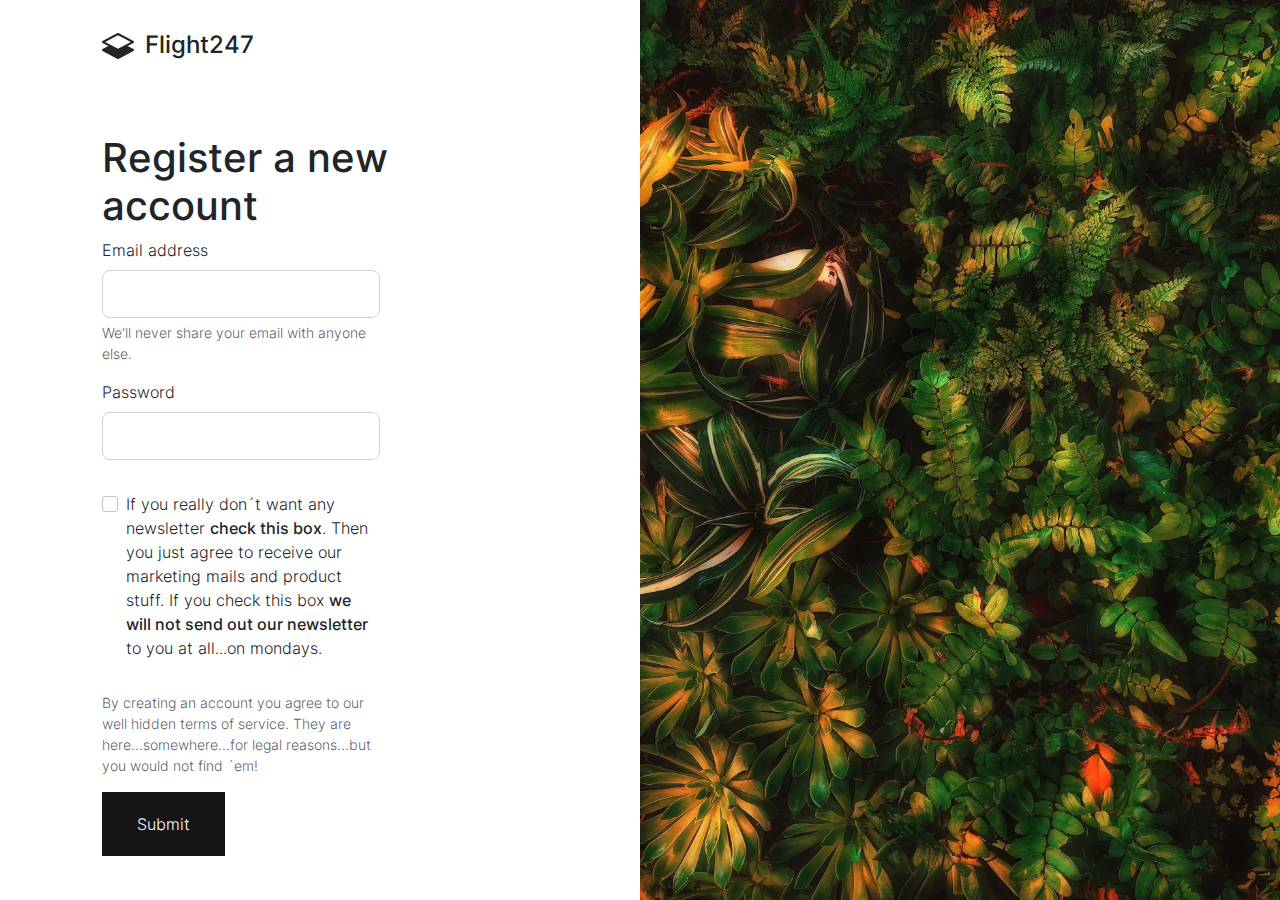
<file: register.html>
<!DOCTYPE html>
<html class="h-100" lang="en">
  <head>
    <meta charset="utf-8" />
    <meta name="viewport" content="width=device-width,initial-scale=1,shrink-to-fit=no" />
    <meta
      name="description"
      content="A growing collection of ready to use components for the CSS framework Bootstrap 5"
    />
    <link rel="apple-touch-icon" sizes="180x180" href="img/apple-touch-icon.png" />
    <link rel="icon" type="image/png" sizes="32x32" href="img/favicon-32x32.png" />
    <link rel="icon" type="image/png" sizes="16x16" href="img/favicon-16x16.png" />
    <link rel="icon" type="image/png" sizes="96x96" href="img/favicon.png" />
    <meta name="author" content="Flight247" />
    <meta name="generator" content="Eleventy v2.0.0" />
    <meta name="HandheldFriendly" content="true" />
    <title>Register a new account</title>
    <link rel="stylesheet" href="css/theme.min.css" />

    <style>
      /* inter-300 - latin */
      @font-face {
        font-family: "Inter";
        font-style: normal;
        font-weight: 300;
        font-display: swap;
        src: local(""), url("./fonts/inter-v12-latin-300.woff2") format("woff2"),
          /* Chrome 26+, Opera 23+, Firefox 39+ */ url("./fonts/inter-v12-latin-300.woff") format("woff"); /* Chrome 6+, Firefox 3.6+, IE 9+, Safari 5.1+ */
      }

      @font-face {
        font-family: "Inter";
        font-style: normal;
        font-weight: 500;
        font-display: swap;
        src: local(""), url("./fonts/inter-v12-latin-500.woff2") format("woff2"),
          /* Chrome 26+, Opera 23+, Firefox 39+ */ url("./fonts/inter-v12-latin-500.woff") format("woff"); /* Chrome 6+, Firefox 3.6+, IE 9+, Safari 5.1+ */
      }
      @font-face {
        font-family: "Inter";
        font-style: normal;
        font-weight: 700;
        font-display: swap;
        src: local(""), url("./fonts/inter-v12-latin-700.woff2") format("woff2"),
          /* Chrome 26+, Opera 23+, Firefox 39+ */ url("./fonts/inter-v12-latin-700.woff") format("woff"); /* Chrome 6+, Firefox 3.6+, IE 9+, Safari 5.1+ */
      }
    </style>
  </head>

  <body class="d-flex h-100 w-100" data-bs-spy="scroll" data-bs-target="#navScroll">
    <div class="h-100 container-fluid">
      <div class="h-100 row d-flex align-items-stretch">
        <div class="col-12 col-md-7 col-lg-6 d-flex align-items-start flex-column px-vw-5">
          <header class="mb-auto py-vh-2 col-12">
            <a class="navbar-brand pe-4 fs-4" href="/">
              <svg
                xmlns="http://www.w3.org/2000/svg"
                width="32"
                height="32"
                fill="currentColor"
                class="bi bi-layers-half"
                viewbox="0 0 16 16"
              >
                <path
                  d="M8.235 1.559a.5.5 0 0 0-.47 0l-7.5 4a.5.5 0 0 0 0 .882L3.188 8 .264 9.559a.5.5 0 0 0 0 .882l7.5 4a.5.5 0 0 0 .47 0l7.5-4a.5.5 0 0 0 0-.882L12.813 8l2.922-1.559a.5.5 0 0 0 0-.882l-7.5-4zM8 9.433 1.562 6 8 2.567 14.438 6 8 9.433z"
                />
              </svg>
              <span class="ms-1 fw-bolder">Flight247</span>
            </a>
          </header>
          <main class="mb-auto col-12">
            <h1>Register a new account</h1>

            <form class="row">
              <div class="col-12 col-lg-10 col-xl-8">
                <div class="mb-3">
                  <label for="exampleInputEmail1" class="form-label">Email address</label>
                  <input
                    type="email"
                    class="form-control form-control-lg"
                    id="exampleInputEmail1"
                    aria-describedby="emailHelp"
                  />
                  <div id="emailHelp" class="form-text">We'll never share your email with anyone else.</div>
                </div>
                <div class="mb-3">
                  <label for="exampleInputPassword1" class="form-label">Password</label>
                  <input type="password" class="form-control form-control-lg" id="exampleInputPassword1" />
                </div>
                <div class="mb-3 form-check py-3">
                  <input type="checkbox" class="form-check-input" id="exampleCheck1" />
                  <label class="form-check-label" for="exampleCheck1"
                    >If you really don´t want any newsletter <strong>check this box</strong>. Then you just agree to
                    receive our marketing mails and product stuff. If you check this box
                    <strong>we will not send out our newsletter</strong> to you at all...on mondays.</label
                  >
                </div>
                <p class="small text-muted">
                  By creating an account you agree to our well hidden terms of service. They are here...somewhere...for
                  legal reasons...but you would not find ´em!
                </p>
                <button type="submit" class="btn btn-primary btn-xl">Submit</button>
              </div>
            </form>
          </main>
        </div>

        <div class="col-12 col-md-5 col-lg-6 bg-cover" style="background-image: url('./img/webp/colorful.webp')"></div>
      </div>
    </div>
  </body>
</html>
</file>
<file: css/theme.min.css>
/*!
 * Bootstrap v5.2.0-beta1 (https://getbootstrap.com/)
 * Copyright 2011-2022 The Bootstrap Authors
 * Copyright 2011-2022 Twitter, Inc.
 * Licensed under MIT (https://github.com/twbs/bootstrap/blob/main/LICENSE)
 */:root{--bs-blue:#1717e5;--bs-indigo:#6610f2;--bs-purple:#6f42c1;--bs-pink:#d63384;--bs-red:#dc3545;--bs-orange:#fd7e14;--bs-yellow:#ffc107;--bs-green:#198754;--bs-teal:#20c997;--bs-cyan:#0dcaf0;--bs-white:#fff;--bs-gray:#6c757d;--bs-gray-dark:#343a40;--bs-gray-100:#f8f9fa;--bs-gray-200:#e9ecef;--bs-gray-300:#dee2e6;--bs-gray-400:#ced4da;--bs-gray-500:#adb5bd;--bs-gray-600:#6c757d;--bs-gray-700:#495057;--bs-gray-800:#343a40;--bs-gray-900:#212529;--bs-primary:#151515;--bs-secondary:#6c757d;--bs-success:#198754;--bs-info:#0dcaf0;--bs-warning:#fd7e14;--bs-danger:#dc3545;--bs-light:#f8f9fa;--bs-dark:#343a40;--bs-primary-rgb:21,21,21;--bs-secondary-rgb:108,117,125;--bs-success-rgb:25,135,84;--bs-info-rgb:13,202,240;--bs-warning-rgb:253,126,20;--bs-danger-rgb:220,53,69;--bs-light-rgb:248,249,250;--bs-dark-rgb:52,58,64;--bs-white-rgb:255,255,255;--bs-black-rgb:21,21,21;--bs-body-color-rgb:33,37,41;--bs-body-bg-rgb:255,255,255;--bs-font-sans-serif:"Inter",system-ui,-apple-system,"Segoe UI",Roboto,"Helvetica Neue",Arial,"Noto Sans",sans-serif,"Apple Color Emoji","Segoe UI Emoji","Segoe UI Symbol","Noto Color Emoji";--bs-font-monospace:SFMono-Regular,Menlo,Monaco,Consolas,"Liberation Mono","Courier New",monospace;--bs-gradient:linear-gradient(180deg, rgba(255, 255, 255, 0.15), rgba(255, 255, 255, 0));--bs-body-font-family:var(--bs-font-sans-serif);--bs-body-font-size:1rem;--bs-body-font-weight:300;--bs-body-line-height:1.5;--bs-body-color:#212529;--bs-body-bg:#fff;--bs-border-width:1px;--bs-border-style:solid;--bs-border-color:#dee2e6;--bs-border-color-translucent:rgba(21, 21, 21, 0.175);--bs-border-radius:0px;--bs-border-radius-sm:0.25rem;--bs-border-radius-lg:0.5rem;--bs-border-radius-xl:1rem;--bs-border-radius-2xl:2rem;--bs-border-radius-pill:50rem;--bs-link-color:#151515;--bs-link-hover-color:#111111;--bs-code-color:#d63384;--bs-highlight-bg:#fff3cd}*,::after,::before{box-sizing:border-box}@media (prefers-reduced-motion:no-preference){:root{scroll-behavior:smooth}}body{margin:0;font-family:var(--bs-body-font-family);font-size:var(--bs-body-font-size);font-weight:var(--bs-body-font-weight);line-height:var(--bs-body-line-height);color:var(--bs-body-color);text-align:var(--bs-body-text-align);background-color:var(--bs-body-bg);-webkit-text-size-adjust:100%;-webkit-tap-highlight-color:rgba(21,21,21,0)}hr{margin:1rem 0;color:inherit;border:0;border-top:1px solid;opacity:.25}.h1,.h2,.h3,.h4,.h5,.h6,h1,h2,h3,h4,h5,h6{margin-top:0;margin-bottom:.5rem;font-weight:500;line-height:1.2;color:var(--bs-heading-color)}.h1,h1{font-size:calc(1.375rem + 1.5vw)}@media (min-width:1200px){.h1,h1{font-size:2.5rem}}.h2,h2{font-size:calc(1.325rem + .9vw)}@media (min-width:1200px){.h2,h2{font-size:2rem}}.h3,h3{font-size:calc(1.3rem + .6vw)}@media (min-width:1200px){.h3,h3{font-size:1.75rem}}.h4,h4{font-size:calc(1.275rem + .3vw)}@media (min-width:1200px){.h4,h4{font-size:1.5rem}}.h5,h5{font-size:1.25rem}.h6,h6{font-size:1rem}p{margin-top:0;margin-bottom:1rem}abbr[title]{text-decoration:underline dotted;cursor:help;text-decoration-skip-ink:none}address{margin-bottom:1rem;font-style:normal;line-height:inherit}ul{padding-left:2rem}ul{margin-top:0;margin-bottom:1rem}ul ul{margin-bottom:0}blockquote{margin:0 0 1rem}b,strong{font-weight:bolder}.small,small{font-size:.875em}a{color:var(--bs-link-color);text-decoration:underline}a:hover{color:var(--bs-link-hover-color)}a:not([href]):not([class]),a:not([href]):not([class]):hover{color:inherit;text-decoration:none}code{font-family:var(--bs-font-monospace);font-size:1em}code{font-size:.875em;color:var(--bs-code-color);word-wrap:break-word}a>code{color:inherit}figure{margin:0 0 1rem}img,svg{vertical-align:middle}label{display:inline-block}button{border-radius:0}button:focus:not(:focus-visible){outline:0}button,input{margin:0;font-family:inherit;font-size:inherit;line-height:inherit}button{text-transform:none}[type=button],[type=submit],button{-webkit-appearance:button}[type=button]:not(:disabled),[type=submit]:not(:disabled),button:not(:disabled){cursor:pointer}::-moz-focus-inner{padding:0;border-style:none}::-webkit-datetime-edit-day-field,::-webkit-datetime-edit-fields-wrapper,::-webkit-datetime-edit-hour-field,::-webkit-datetime-edit-minute,::-webkit-datetime-edit-month-field,::-webkit-datetime-edit-text,::-webkit-datetime-edit-year-field{padding:0}::-webkit-inner-spin-button{height:auto}::-webkit-search-decoration{-webkit-appearance:none}::-webkit-color-swatch-wrapper{padding:0}::file-selector-button{font:inherit;-webkit-appearance:button}[hidden]{display:none!important}.lead{font-size:calc(1.258rem + .096vw);font-weight:300}@media (min-width:1200px){.lead{font-size:1.33rem}}.display-1{font-size:calc(1.625rem + 4.5vw);font-weight:300;line-height:1.2}@media (min-width:1200px){.display-1{font-size:5rem}}.display-2{font-size:calc(1.575rem + 3.9vw);font-weight:300;line-height:1.2}@media (min-width:1200px){.display-2{font-size:4.5rem}}.display-3{font-size:calc(1.525rem + 3.3vw);font-weight:300;line-height:1.2}@media (min-width:1200px){.display-3{font-size:4rem}}.display-4{font-size:calc(1.475rem + 2.7vw);font-weight:300;line-height:1.2}@media (min-width:1200px){.display-4{font-size:3.5rem}}.display-5{font-size:calc(1.425rem + 2.1vw);font-weight:300;line-height:1.2}@media (min-width:1200px){.display-5{font-size:3rem}}.display-6{font-size:calc(1.375rem + 1.5vw);font-weight:300;line-height:1.2}@media (min-width:1200px){.display-6{font-size:2.5rem}}.list-unstyled{padding-left:0;list-style:none}.blockquote{margin-bottom:1rem;font-size:1.25rem}.blockquote>:last-child{margin-bottom:0}.blockquote-footer{margin-top:-1rem;margin-bottom:1rem;font-size:.875em;color:#6c757d}.blockquote-footer::before{content:"\2014\00A0"}.img-fluid{max-width:100%;height:auto}.figure{display:inline-block}.container,.container-fluid{--bs-gutter-x:3vw;--bs-gutter-y:0;width:100%;padding-right:calc(var(--bs-gutter-x) * .5);padding-left:calc(var(--bs-gutter-x) * .5);margin-right:auto;margin-left:auto}@media (min-width:576px){.container{max-width:540px}}@media (min-width:768px){.container{max-width:720px}}@media (min-width:992px){.container{max-width:960px}}@media (min-width:1200px){.container{max-width:1140px}}@media (min-width:1680px){.container{max-width:1600px}}.row{--bs-gutter-x:3vw;--bs-gutter-y:0;display:flex;flex-wrap:wrap;margin-top:calc(-1 * var(--bs-gutter-y));margin-right:calc(-.5 * var(--bs-gutter-x));margin-left:calc(-.5 * var(--bs-gutter-x))}.row>*{flex-shrink:0;width:100%;max-width:100%;padding-right:calc(var(--bs-gutter-x) * .5);padding-left:calc(var(--bs-gutter-x) * .5);margin-top:var(--bs-gutter-y)}.col{flex:1 0 0%}.row-cols-1>*{flex:0 0 auto;width:100%}.col-auto{flex:0 0 auto;width:auto}.col-4{flex:0 0 auto;width:33.33333%}.col-5{flex:0 0 auto;width:41.66667%}.col-6{flex:0 0 auto;width:50%}.col-7{flex:0 0 auto;width:58.33333%}.col-10{flex:0 0 auto;width:83.33333%}.col-12{flex:0 0 auto;width:100%}.g-0,.gx-0{--bs-gutter-x:0}.g-0{--bs-gutter-y:0}.gx-3{--bs-gutter-x:1rem}.gx-4{--bs-gutter-x:1.5rem}.g-5,.gx-5{--bs-gutter-x:3rem}.g-5{--bs-gutter-y:3rem}@media (min-width:768px){.col-md{flex:1 0 0%}.row-cols-md-2>*{flex:0 0 auto;width:50%}.col-md-auto{flex:0 0 auto;width:auto}.col-md-2{flex:0 0 auto;width:16.66667%}.col-md-3{flex:0 0 auto;width:25%}.col-md-4{flex:0 0 auto;width:33.33333%}.col-md-5{flex:0 0 auto;width:41.66667%}.col-md-6{flex:0 0 auto;width:50%}.col-md-7{flex:0 0 auto;width:58.33333%}.col-md-9{flex:0 0 auto;width:75%}.col-md-11{flex:0 0 auto;width:91.66667%}.offset-md-1{margin-left:8.33333%}}@media (min-width:992px){.col-lg-3{flex:0 0 auto;width:25%}.col-lg-4{flex:0 0 auto;width:33.33333%}.col-lg-5{flex:0 0 auto;width:41.66667%}.col-lg-6{flex:0 0 auto;width:50%}.col-lg-7{flex:0 0 auto;width:58.33333%}.col-lg-8{flex:0 0 auto;width:66.66667%}.col-lg-10{flex:0 0 auto;width:83.33333%}.col-lg-12{flex:0 0 auto;width:100%}.offset-lg-1{margin-left:8.33333%}}@media (min-width:1200px){.col-xl-3{flex:0 0 auto;width:25%}.col-xl-4{flex:0 0 auto;width:33.33333%}.col-xl-6{flex:0 0 auto;width:50%}.col-xl-8{flex:0 0 auto;width:66.66667%}}.form-label{margin-bottom:.5rem}.form-text{margin-top:.25rem;font-size:.875em;color:rgba(var(--bs-body-color-rgb),.75)}.form-control{display:block;width:100%;padding:.375rem .75rem;font-size:1rem;font-weight:300;line-height:1.5;color:#212529;background-color:#fff;background-clip:padding-box;border:1px solid #ced4da;appearance:none;border-radius:0;transition:border-color .15s ease-in-out,box-shadow .15s ease-in-out}@media (prefers-reduced-motion:reduce){.form-control{transition:none}}.form-control:focus{color:#212529;background-color:#fff;border-color:#8a8a8a;outline:0;box-shadow:0 0 0 .25rem rgba(21,21,21,.25)}.form-control::-webkit-date-and-time-value{height:1.5em}.form-control::placeholder{color:#6c757d;opacity:1}.form-control:disabled{background-color:#e9ecef;opacity:1}.form-control::file-selector-button{padding:.375rem .75rem;margin:-.375rem -.75rem;margin-inline-end:.75rem;color:#212529;background-color:#e9ecef;pointer-events:none;border-color:inherit;border-style:solid;border-width:0;border-inline-end-width:1px;border-radius:0;transition:color .15s ease-in-out,background-color .15s ease-in-out,border-color .15s ease-in-out,box-shadow .15s ease-in-out}@media (prefers-reduced-motion:reduce){.form-control::file-selector-button{transition:none}}.form-control:hover:not(:disabled):not([readonly])::file-selector-button{background-color:#dde0e3}.form-control-lg{min-height:calc(1.5em + 1rem + 2px);padding:.5rem 1rem;font-size:1.25rem;border-radius:.5rem}.form-control-lg::file-selector-button{padding:.5rem 1rem;margin:-.5rem -1rem;margin-inline-end:1rem}.form-check{display:block;min-height:1.5rem;padding-left:1.5em;margin-bottom:.125rem}.form-check .form-check-input{float:left;margin-left:-1.5em}.form-check-input{width:1em;height:1em;margin-top:.25em;vertical-align:top;background-color:#fff;background-repeat:no-repeat;background-position:center;background-size:contain;border:1px solid rgba(21,21,21,.25);appearance:none;print-color-adjust:exact}.form-check-input[type=checkbox]{border-radius:.25em}.form-check-input:active{filter:brightness(90%)}.form-check-input:focus{border-color:#8a8a8a;outline:0;box-shadow:0 0 0 .25rem rgba(21,21,21,.25)}.form-check-input:checked{background-color:#151515;border-color:#151515}.form-check-input:checked[type=checkbox]{background-image:url("data:image/svg+xml,%3csvg xmlns='http://www.w3.org/2000/svg' viewBox='0 0 20 20'%3e%3cpath fill='none' stroke='%23fff' stroke-linecap='round' stroke-linejoin='round' stroke-width='3' d='m6 10 3 3 6-6'/%3e%3c/svg%3e")}.form-check-input[type=checkbox]:indeterminate{background-color:#151515;border-color:#151515;background-image:url("data:image/svg+xml,%3csvg xmlns='http://www.w3.org/2000/svg' viewBox='0 0 20 20'%3e%3cpath fill='none' stroke='%23fff' stroke-linecap='round' stroke-linejoin='round' stroke-width='3' d='M6 10h8'/%3e%3c/svg%3e")}.form-check-input:disabled{pointer-events:none;filter:none;opacity:.5}.form-check-input:disabled~.form-check-label{cursor:default;opacity:.5}.form-floating{position:relative}.form-floating>.form-control{height:calc(3.5rem + 2px);line-height:1.25}.form-floating>label{position:absolute;top:0;left:0;height:100%;padding:1rem .75rem;pointer-events:none;border:1px solid transparent;transform-origin:0 0;transition:opacity .1s ease-in-out,transform .1s ease-in-out}@media (prefers-reduced-motion:reduce){.form-floating>label{transition:none}}.form-floating>.form-control{padding:1rem .75rem}.form-floating>.form-control::placeholder{color:transparent}.form-floating>.form-control:focus,.form-floating>.form-control:not(:placeholder-shown){padding-top:1.625rem;padding-bottom:.625rem}.form-floating>.form-control:-webkit-autofill{padding-top:1.625rem;padding-bottom:.625rem}.form-floating>.form-control:focus~label,.form-floating>.form-control:not(:placeholder-shown)~label{opacity:.65;transform:scale(.85) translateY(-.5rem) translateX(.15rem)}.form-floating>.form-control:-webkit-autofill~label{opacity:.65;transform:scale(.85) translateY(-.5rem) translateX(.15rem)}.btn{--bs-btn-padding-x:0.75rem;--bs-btn-padding-y:0.375rem;--bs-btn-font-size:1rem;--bs-btn-font-weight:300;--bs-btn-line-height:1.5;--bs-btn-color:#212529;--bs-btn-bg:transparent;--bs-btn-border-width:1px;--bs-btn-border-color:transparent;--bs-btn-border-radius:0px;--bs-btn-box-shadow:inset 0 1px 0 rgba(255, 255, 255, 0.15),0 1px 1px rgba(21, 21, 21, 0.075);--bs-btn-disabled-opacity:0.65;--bs-btn-focus-box-shadow:0 0 0 0.25rem rgba(var(--bs-btn-focus-shadow-rgb), .5);display:inline-block;padding:var(--bs-btn-padding-y) var(--bs-btn-padding-x);font-family:var(--bs-btn-font-family);font-size:var(--bs-btn-font-size);font-weight:var(--bs-btn-font-weight);line-height:var(--bs-btn-line-height);color:var(--bs-btn-color);text-align:center;text-decoration:none;vertical-align:middle;cursor:pointer;user-select:none;border:var(--bs-btn-border-width) solid var(--bs-btn-border-color);border-radius:var(--bs-btn-border-radius);background-color:var(--bs-btn-bg);transition:color .15s ease-in-out,background-color .15s ease-in-out,border-color .15s ease-in-out,box-shadow .15s ease-in-out}@media (prefers-reduced-motion:reduce){.btn{transition:none}}.btn:hover{color:var(--bs-btn-hover-color);background-color:var(--bs-btn-hover-bg);border-color:var(--bs-btn-hover-border-color)}.btn:focus{color:var(--bs-btn-hover-color);background-color:var(--bs-btn-hover-bg);border-color:var(--bs-btn-hover-border-color);outline:0;box-shadow:var(--bs-btn-focus-box-shadow)}.btn.active,.btn.show,.btn:active{color:var(--bs-btn-active-color);background-color:var(--bs-btn-active-bg);border-color:var(--bs-btn-active-border-color)}.btn.active:focus,.btn.show:focus,.btn:active:focus{box-shadow:var(--bs-btn-focus-box-shadow)}.btn:disabled{color:var(--bs-btn-disabled-color);pointer-events:none;background-color:var(--bs-btn-disabled-bg);border-color:var(--bs-btn-disabled-border-color);opacity:var(--bs-btn-disabled-opacity)}.btn-primary{--bs-btn-color:#fff;--bs-btn-bg:#151515;--bs-btn-border-color:#151515;--bs-btn-hover-color:#fff;--bs-btn-hover-bg:#121212;--bs-btn-hover-border-color:#111111;--bs-btn-focus-shadow-rgb:56,56,56;--bs-btn-active-color:#fff;--bs-btn-active-bg:#111111;--bs-btn-active-border-color:#101010;--bs-btn-active-shadow:inset 0 3px 5px rgba(21, 21, 21, 0.125);--bs-btn-disabled-color:#fff;--bs-btn-disabled-bg:#151515;--bs-btn-disabled-border-color:#151515}.btn-warning{--bs-btn-color:#151515;--bs-btn-bg:#fd7e14;--bs-btn-border-color:#fd7e14;--bs-btn-hover-color:#151515;--bs-btn-hover-bg:#fd9137;--bs-btn-hover-border-color:#fd8b2c;--bs-btn-focus-shadow-rgb:218,110,20;--bs-btn-active-color:#151515;--bs-btn-active-bg:#fd9843;--bs-btn-active-border-color:#fd8b2c;--bs-btn-active-shadow:inset 0 3px 5px rgba(21, 21, 21, 0.125);--bs-btn-disabled-color:#151515;--bs-btn-disabled-bg:#fd7e14;--bs-btn-disabled-border-color:#fd7e14}.btn-light{--bs-btn-color:#151515;--bs-btn-bg:#f8f9fa;--bs-btn-border-color:#f8f9fa;--bs-btn-hover-color:#151515;--bs-btn-hover-bg:#f9fafb;--bs-btn-hover-border-color:#f9fafb;--bs-btn-focus-shadow-rgb:214,215,216;--bs-btn-active-color:#151515;--bs-btn-active-bg:#f9fafb;--bs-btn-active-border-color:#f9fafb;--bs-btn-active-shadow:inset 0 3px 5px rgba(21, 21, 21, 0.125);--bs-btn-disabled-color:#151515;--bs-btn-disabled-bg:#f8f9fa;--bs-btn-disabled-border-color:#f8f9fa}.btn-dark{--bs-btn-color:#fff;--bs-btn-bg:#343a40;--bs-btn-border-color:#343a40;--bs-btn-hover-color:#fff;--bs-btn-hover-bg:#2c3136;--bs-btn-hover-border-color:#2a2e33;--bs-btn-focus-shadow-rgb:82,88,93;--bs-btn-active-color:#fff;--bs-btn-active-bg:#2a2e33;--bs-btn-active-border-color:#272c30;--bs-btn-active-shadow:inset 0 3px 5px rgba(21, 21, 21, 0.125);--bs-btn-disabled-color:#fff;--bs-btn-disabled-bg:#343a40;--bs-btn-disabled-border-color:#343a40}.btn-outline-primary{--bs-btn-color:#151515;--bs-btn-border-color:#151515;--bs-btn-hover-color:#fff;--bs-btn-hover-bg:#151515;--bs-btn-hover-border-color:#151515;--bs-btn-focus-shadow-rgb:21,21,21;--bs-btn-active-color:#fff;--bs-btn-active-bg:#151515;--bs-btn-active-border-color:#151515;--bs-btn-active-shadow:inset 0 3px 5px rgba(21, 21, 21, 0.125);--bs-btn-disabled-color:#151515;--bs-btn-disabled-bg:transparent;--bs-gradient:none}.btn-lg{--bs-btn-padding-y:0.5rem;--bs-btn-padding-x:1rem;--bs-btn-font-size:1.25rem;--bs-btn-border-radius:0.5rem}.fade{transition:opacity .15s linear}@media (prefers-reduced-motion:reduce){.fade{transition:none}}.fade:not(.show){opacity:0}.collapse:not(.show){display:none}.collapsing{height:0;overflow:hidden;transition:height .35s ease}@media (prefers-reduced-motion:reduce){.collapsing{transition:none}}.nav{--bs-nav-link-padding-x:1rem;--bs-nav-link-padding-y:0.5rem;--bs-nav-link-color:var(--bs-link-color);--bs-nav-link-hover-color:var(--bs-link-hover-color);--bs-nav-link-disabled-color:#6c757d;display:flex;flex-wrap:wrap;padding-left:0;margin-bottom:0;list-style:none}.nav-link{display:block;padding:var(--bs-nav-link-padding-y) var(--bs-nav-link-padding-x);font-size:var(--bs-nav-link-font-size);font-weight:var(--bs-nav-link-font-weight);color:var(--bs-nav-link-color);text-decoration:none;transition:color .15s ease-in-out,background-color .15s ease-in-out,border-color .15s ease-in-out}@media (prefers-reduced-motion:reduce){.nav-link{transition:none}}.nav-link:focus,.nav-link:hover{color:var(--bs-nav-link-hover-color)}.navbar{--bs-navbar-padding-x:0;--bs-navbar-padding-y:0.5rem;--bs-navbar-color:rgba(21, 21, 21, 0.7);--bs-navbar-hover-color:rgba(21, 21, 21, 0.8);--bs-navbar-disabled-color:rgba(21, 21, 21, 0.3);--bs-navbar-active-color:rgba(21, 21, 21, 0.9);--bs-navbar-brand-padding-y:0.3125rem;--bs-navbar-brand-margin-end:1rem;--bs-navbar-brand-font-size:1.25rem;--bs-navbar-brand-color:rgba(21, 21, 21, 0.9);--bs-navbar-brand-hover-color:rgba(21, 21, 21, 0.9);--bs-navbar-nav-link-padding-x:0.5rem;--bs-navbar-toggler-padding-y:0.25rem;--bs-navbar-toggler-padding-x:0.75rem;--bs-navbar-toggler-font-size:1.25rem;--bs-navbar-toggler-icon-bg:url("data:image/svg+xml,%3csvg xmlns='http://www.w3.org/2000/svg' viewBox='0 0 30 30'%3e%3cpath stroke='rgba%2821, 21, 21, 0.7%29' stroke-linecap='round' stroke-miterlimit='10' stroke-width='2' d='M4 7h22M4 15h22M4 23h22'/%3e%3c/svg%3e");--bs-navbar-toggler-border-color:rgba(21, 21, 21, 0.1);--bs-navbar-toggler-border-radius:0px;--bs-navbar-toggler-focus-width:0.25rem;--bs-navbar-toggler-transition:box-shadow 0.15s ease-in-out;position:relative;display:flex;flex-wrap:wrap;align-items:center;justify-content:space-between;padding:var(--bs-navbar-padding-y) var(--bs-navbar-padding-x)}.navbar>.container,.navbar>.container-fluid{display:flex;flex-wrap:inherit;align-items:center;justify-content:space-between}.navbar-brand{padding-top:var(--bs-navbar-brand-padding-y);padding-bottom:var(--bs-navbar-brand-padding-y);margin-right:var(--bs-navbar-brand-margin-end);font-size:var(--bs-navbar-brand-font-size);color:var(--bs-navbar-brand-color);text-decoration:none;white-space:nowrap}.navbar-brand:focus,.navbar-brand:hover{color:var(--bs-navbar-brand-hover-color)}.navbar-nav{--bs-nav-link-padding-x:0;--bs-nav-link-padding-y:0.5rem;--bs-nav-link-color:var(--bs-navbar-color);--bs-nav-link-hover-color:var(--bs-navbar-hover-color);--bs-nav-link-disabled-color:var(--bs-navbar-disabled-color);display:flex;flex-direction:column;padding-left:0;margin-bottom:0;list-style:none}.navbar-nav .nav-link.active,.navbar-nav .show>.nav-link{color:var(--bs-navbar-active-color)}.navbar-collapse{flex-basis:100%;flex-grow:1;align-items:center}.navbar-toggler{padding:var(--bs-navbar-toggler-padding-y) var(--bs-navbar-toggler-padding-x);font-size:var(--bs-navbar-toggler-font-size);line-height:1;color:var(--bs-navbar-color);background-color:transparent;border:var(--bs-border-width) solid var(--bs-navbar-toggler-border-color);border-radius:var(--bs-navbar-toggler-border-radius);transition:var(--bs-navbar-toggler-transition)}@media (prefers-reduced-motion:reduce){.navbar-toggler{transition:none}}.navbar-toggler:hover{text-decoration:none}.navbar-toggler:focus{text-decoration:none;outline:0;box-shadow:0 0 0 var(--bs-navbar-toggler-focus-width)}.navbar-toggler-icon{display:inline-block;width:1.5em;height:1.5em;vertical-align:middle;background-image:var(--bs-navbar-toggler-icon-bg);background-repeat:no-repeat;background-position:center;background-size:100%}@media (min-width:992px){.navbar-expand-lg{flex-wrap:nowrap;justify-content:flex-start}.navbar-expand-lg .navbar-nav{flex-direction:row}.navbar-expand-lg .navbar-nav .nav-link{padding-right:var(--bs-navbar-nav-link-padding-x);padding-left:var(--bs-navbar-nav-link-padding-x)}.navbar-expand-lg .navbar-collapse{display:flex!important;flex-basis:auto}.navbar-expand-lg .navbar-toggler{display:none}}.card{--bs-card-spacer-y:1rem;--bs-card-spacer-x:1rem;--bs-card-title-spacer-y:0.5rem;--bs-card-border-width:1px;--bs-card-border-color:var(--bs-border-color-translucent);--bs-card-border-radius:0px;--bs-card-inner-border-radius:-1px;--bs-card-cap-padding-y:0.5rem;--bs-card-cap-padding-x:1rem;--bs-card-cap-bg:rgba(21, 21, 21, 0.03);--bs-card-bg:#fff;--bs-card-img-overlay-padding:1rem;--bs-card-group-margin:1.5vw;position:relative;display:flex;flex-direction:column;min-width:0;height:var(--bs-card-height);word-wrap:break-word;background-color:var(--bs-card-bg);background-clip:border-box;border:var(--bs-card-border-width) solid var(--bs-card-border-color);border-radius:var(--bs-card-border-radius)}.card>hr{margin-right:0;margin-left:0}.card-body{flex:1 1 auto;padding:var(--bs-card-spacer-y) var(--bs-card-spacer-x);color:var(--bs-card-color)}.card-title{margin-bottom:var(--bs-card-title-spacer-y)}.card-text:last-child{margin-bottom:0}.badge{--bs-badge-padding-x:0.65em;--bs-badge-padding-y:0.35em;--bs-badge-font-size:0.75em;--bs-badge-font-weight:700;--bs-badge-color:#fff;--bs-badge-border-radius:0px;display:inline-block;padding:var(--bs-badge-padding-y) var(--bs-badge-padding-x);font-size:var(--bs-badge-font-size);font-weight:var(--bs-badge-font-weight);line-height:1;color:var(--bs-badge-color);text-align:center;white-space:nowrap;vertical-align:baseline;border-radius:var(--bs-badge-border-radius,0)}.badge:empty{display:none}.btn .badge{position:relative;top:-1px}@keyframes progress-bar-stripes{0%{background-position-x:1rem}}@keyframes spinner-border{to{transform:rotate(360deg)}}@keyframes spinner-grow{0%{transform:scale(0)}50%{opacity:1;transform:none}}.placeholder{display:inline-block;min-height:1em;vertical-align:middle;cursor:wait;background-color:currentcolor;opacity:.5}.placeholder.btn::before{display:inline-block;content:""}@keyframes placeholder-glow{50%{opacity:.2}}@keyframes placeholder-wave{100%{mask-position:-200% 0}}.text-bg-light{color:#151515!important;background-color:RGBA(248,249,250,var(--bs-bg-opacity,1))!important}.link-primary{color:#151515!important}.link-primary:focus,.link-primary:hover{color:#111!important}.link-secondary{color:#6c757d!important}.link-secondary:focus,.link-secondary:hover{color:#565e64!important}.link-dark{color:#343a40!important}.link-dark:focus,.link-dark:hover{color:#2a2e33!important}.ratio{position:relative;width:100%}.ratio::before{display:block;padding-top:var(--bs-aspect-ratio);content:""}.ratio>*{position:absolute;top:0;left:0;width:100%;height:100%}.ratio-1x1{--bs-aspect-ratio:100%}.ratio-4x3{--bs-aspect-ratio:calc(3 / 4 * 100%)}.ratio-16x9{--bs-aspect-ratio:calc(9 / 16 * 100%)}.fixed-top{position:fixed;top:0;right:0;left:0;z-index:1030}.float-start{float:left!important}.float-end{float:right!important}.opacity-50{opacity:.5!important}.opacity-75{opacity:.75!important}.overflow-hidden{overflow:hidden!important}.overflow-scroll{overflow:scroll!important}.d-inline{display:inline!important}.d-block{display:block!important}.d-grid{display:grid!important}.d-flex{display:flex!important}.shadow{box-shadow:0 3rem 4rem rgba(21,21,21,.25)!important}.shadow-sm{box-shadow:0 1rem 1.5rem rgba(21,21,21,.25)!important}.position-relative{position:relative!important}.position-absolute{position:absolute!important}.top-0{top:0!important}.bottom-0{bottom:0!important}.start-0{left:0!important}.end-0{right:0!important}.translate-middle{transform:translate(-50%,-50%)!important}.border{border:var(--bs-border-width) var(--bs-border-style) var(--bs-border-color)!important}.border-0{border:0!important}.border-top{border-top:var(--bs-border-width) var(--bs-border-style) var(--bs-border-color)!important}.border-end{border-right:var(--bs-border-width) var(--bs-border-style) var(--bs-border-color)!important}.border-bottom{border-bottom:var(--bs-border-width) var(--bs-border-style) var(--bs-border-color)!important}.border-start{border-left:var(--bs-border-width) var(--bs-border-style) var(--bs-border-color)!important}.border-secondary{--bs-border-opacity:1;border-color:rgba(var(--bs-secondary-rgb),var(--bs-border-opacity))!important}.border-light{--bs-border-opacity:1;border-color:rgba(var(--bs-light-rgb),var(--bs-border-opacity))!important}.border-dark{--bs-border-opacity:1;border-color:rgba(var(--bs-dark-rgb),var(--bs-border-opacity))!important}.border-white{--bs-border-opacity:1;border-color:rgba(var(--bs-white-rgb),var(--bs-border-opacity))!important}.w-50{width:50%!important}.w-100{width:100%!important}.vw-100{width:100vw!important}.h-50{height:50%!important}.h-100{height:100%!important}.flex-fill{flex:1 1 auto!important}.flex-column{flex-direction:column!important}.justify-content-end{justify-content:flex-end!important}.justify-content-center{justify-content:center!important}.justify-content-between{justify-content:space-between!important}.align-items-start{align-items:flex-start!important}.align-items-center{align-items:center!important}.align-items-stretch{align-items:stretch!important}.align-self-end{align-self:flex-end!important}.m-0{margin:0!important}.mx-1{margin-right:.25rem!important;margin-left:.25rem!important}.my-1{margin-top:.25rem!important;margin-bottom:.25rem!important}.my-2{margin-top:.5rem!important;margin-bottom:.5rem!important}.my-3{margin-top:1rem!important;margin-bottom:1rem!important}.my-4{margin-top:1.5rem!important;margin-bottom:1.5rem!important}.my-5{margin-top:3rem!important;margin-bottom:3rem!important}.mt-0{margin-top:0!important}.mt-1{margin-top:.25rem!important}.mt-2{margin-top:.5rem!important}.mt-3{margin-top:1rem!important}.mt-4{margin-top:1.5rem!important}.mt-5{margin-top:3rem!important}.me-1{margin-right:.25rem!important}.me-2{margin-right:.5rem!important}.me-3{margin-right:1rem!important}.me-5{margin-right:3rem!important}.me-auto{margin-right:auto!important}.mb-0{margin-bottom:0!important}.mb-2{margin-bottom:.5rem!important}.mb-3{margin-bottom:1rem!important}.mb-4{margin-bottom:1.5rem!important}.mb-5{margin-bottom:3rem!important}.mb-auto{margin-bottom:auto!important}.ms-1{margin-left:.25rem!important}.ms-3{margin-left:1rem!important}.ms-4{margin-left:1.5rem!important}.mb-n4{margin-bottom:-1.5rem!important}.ms-n5{margin-left:-3rem!important}.p-0{padding:0!important}.p-1{padding:.25rem!important}.p-2{padding:.5rem!important}.p-3{padding:1rem!important}.p-4{padding:1.5rem!important}.p-5{padding:3rem!important}.px-0{padding-right:0!important;padding-left:0!important}.px-1{padding-right:.25rem!important;padding-left:.25rem!important}.px-3{padding-right:1rem!important;padding-left:1rem!important}.px-4{padding-right:1.5rem!important;padding-left:1.5rem!important}.px-5{padding-right:3rem!important;padding-left:3rem!important}.py-2{padding-top:.5rem!important;padding-bottom:.5rem!important}.py-3{padding-top:1rem!important;padding-bottom:1rem!important}.py-4{padding-top:1.5rem!important;padding-bottom:1.5rem!important}.py-5{padding-top:3rem!important;padding-bottom:3rem!important}.pt-0{padding-top:0!important}.pt-2{padding-top:.5rem!important}.pt-3{padding-top:1rem!important}.pt-4{padding-top:1.5rem!important}.pt-5{padding-top:3rem!important}.pe-1{padding-right:.25rem!important}.pe-3{padding-right:1rem!important}.pe-4{padding-right:1.5rem!important}.pb-0{padding-bottom:0!important}.pb-1{padding-bottom:.25rem!important}.pb-3{padding-bottom:1rem!important}.pb-4{padding-bottom:1.5rem!important}.pb-5{padding-bottom:3rem!important}.ps-0{padding-left:0!important}.ps-2{padding-left:.5rem!important}.ps-3{padding-left:1rem!important}.fs-1{font-size:calc(1.375rem + 1.5vw)!important}.fs-2{font-size:calc(1.325rem + .9vw)!important}.fs-3{font-size:calc(1.3rem + .6vw)!important}.fs-4{font-size:calc(1.275rem + .3vw)!important}.fs-5{font-size:1.25rem!important}.fs-6{font-size:1rem!important}.fst-italic{font-style:italic!important}.fw-light{font-weight:300!important}.fw-lighter{font-weight:lighter!important}.fw-bold{font-weight:700!important}.fw-bolder{font-weight:bolder!important}.lh-1{line-height:1!important}.text-start{text-align:left!important}.text-end{text-align:right!important}.text-center{text-align:center!important}.text-decoration-none{text-decoration:none!important}.text-primary{--bs-text-opacity:1;color:rgba(var(--bs-primary-rgb),var(--bs-text-opacity))!important}.text-secondary{--bs-text-opacity:1;color:rgba(var(--bs-secondary-rgb),var(--bs-text-opacity))!important}.text-success{--bs-text-opacity:1;color:rgba(var(--bs-success-rgb),var(--bs-text-opacity))!important}.text-warning{--bs-text-opacity:1;color:rgba(var(--bs-warning-rgb),var(--bs-text-opacity))!important}.text-danger{--bs-text-opacity:1;color:rgba(var(--bs-danger-rgb),var(--bs-text-opacity))!important}.text-light{--bs-text-opacity:1;color:rgba(var(--bs-light-rgb),var(--bs-text-opacity))!important}.text-dark{--bs-text-opacity:1;color:rgba(var(--bs-dark-rgb),var(--bs-text-opacity))!important}.text-white{--bs-text-opacity:1;color:rgba(var(--bs-white-rgb),var(--bs-text-opacity))!important}.text-muted{--bs-text-opacity:1;color:rgba(var(--bs-body-color-rgb),.75)!important}.text-black-50{--bs-text-opacity:1;color:rgba(21,21,21,.5)!important}.bg-primary{--bs-bg-opacity:1;background-color:rgba(var(--bs-primary-rgb),var(--bs-bg-opacity))!important}.bg-success{--bs-bg-opacity:1;background-color:rgba(var(--bs-success-rgb),var(--bs-bg-opacity))!important}.bg-info{--bs-bg-opacity:1;background-color:rgba(var(--bs-info-rgb),var(--bs-bg-opacity))!important}.bg-light{--bs-bg-opacity:1;background-color:rgba(var(--bs-light-rgb),var(--bs-bg-opacity))!important}.bg-dark{--bs-bg-opacity:1;background-color:rgba(var(--bs-dark-rgb),var(--bs-bg-opacity))!important}.bg-black{--bs-bg-opacity:1;background-color:rgba(var(--bs-black-rgb),var(--bs-bg-opacity))!important}.bg-white{--bs-bg-opacity:1;background-color:rgba(var(--bs-white-rgb),var(--bs-bg-opacity))!important}.rounded{border-radius:var(--bs-border-radius)!important}.rounded-0{border-radius:0!important}.rounded-4{border-radius:var(--bs-border-radius-xl)!important}.rounded-circle{border-radius:50%!important}.rounded-pill{border-radius:var(--bs-border-radius-pill)!important}.rounded-top{border-top-left-radius:var(--bs-border-radius)!important;border-top-right-radius:var(--bs-border-radius)!important}.rounded-bottom{border-bottom-right-radius:var(--bs-border-radius)!important;border-bottom-left-radius:var(--bs-border-radius)!important}.rounded-start{border-bottom-left-radius:var(--bs-border-radius)!important;border-top-left-radius:var(--bs-border-radius)!important}@media (min-width:576px){.px-sm-2{padding-right:.5rem!important;padding-left:.5rem!important}}@media (min-width:768px){.mt-md-0{margin-top:0!important}.pe-md-0{padding-right:0!important}}@media (min-width:992px){.mt-lg-0{margin-top:0!important}.mb-lg-0{margin-bottom:0!important}.px-lg-4{padding-right:1.5rem!important;padding-left:1.5rem!important}}@media (min-width:1200px){.fs-1{font-size:2.5rem!important}.fs-2{font-size:2rem!important}.fs-3{font-size:1.75rem!important}.fs-4{font-size:1.5rem!important}}html{scroll-behavior:smooth}.btn,.nav-link.collapsed,.navbar,.navbar-collapse.collapse.show,.navbar-collapse.collapsing,.scrolled,.shadow,a,img{transition:all .5s ease-in-out 0s}.display-huge{font-size:calc(5rem + 3vw)}.bg-cover{background-size:cover;background-position:center center}.navbar{padding-top:32px;padding-bottom:32px}.navbar.scrolled{padding-top:12px;padding-bottom:12px;background-color:rgba(255,255,255,.9)}.link-fancy{color:#151515;text-decoration:none;display:inline-block;position:relative}.link-fancy:hover{color:#6c757d}.link-fancy:before{content:'';display:block;height:1px;width:100%;transform-origin:left;position:absolute;left:0;bottom:0;background-image:linear-gradient(90deg,#151515 0,#151515 25%,transparent 0,transparent 50%,#151515 0,#151515 75%,transparent 0,transparent);background-repeat:no-repeat;background-position:0;background-size:400% 1px;transition:background-position .8s ease-in-out}.link-fancy:hover:before{background-position:100%}.navbar-collapse.collapse.show,.navbar-collapse.collapsing{background-color:#fff;padding:10px}.blockquote-xl{font-size:calc(1em + 1vw);font-style:italic;font-weight:bolder}.btn-xl{--bs-btn-padding-y:calc(1rem + .3vh);--bs-btn-padding-x:calc(1rem + 1.4vw);--bs-btn-font-size:1.2rem;--bs-btn-border-radius:0px;font-size:1rem}@media (min-width:1200px){.scrollx{transform:translateX(calc(max(1140px,100vw)/ 2 - 570px))}}@media (min-width:1680px){.scrollx{transform:translateX(calc(max(1320px,100vw)/ 2 - 660px))}}.bg-cover{background-size:cover}.bp-center{background-position:center center}.bg-gray-100{background-color:#f8f9fa}.bg-gray-900{background-color:#212529}.bg-black{background-color:#151515}.py-vh-1{padding-top:1.5vh;padding-bottom:1.5vh}.py-vh-2{padding-top:3vh;padding-bottom:3vh}.py-vh-3{padding-top:6vh;padding-bottom:6vh}.py-vh-4{padding-top:9vh;padding-bottom:9vh}.py-vh-5{padding-top:12vh;padding-bottom:12vh}.py-vh-6{padding-top:16vh;padding-bottom:16vh}.px-vw-5{padding-left:8vw;padding-right:8vw}[data-aos][data-aos][data-aos-duration="50"],body[data-aos-duration="50"] [data-aos]{transition-duration:50ms}[data-aos][data-aos][data-aos-delay="50"],body[data-aos-delay="50"] [data-aos]{transition-delay:0s}[data-aos][data-aos][data-aos-delay="50"].aos-animate,body[data-aos-delay="50"] [data-aos].aos-animate{transition-delay:50ms}[data-aos][data-aos][data-aos-duration="100"],body[data-aos-duration="100"] [data-aos]{transition-duration:.1s}[data-aos][data-aos][data-aos-delay="100"],body[data-aos-delay="100"] [data-aos]{transition-delay:0s}[data-aos][data-aos][data-aos-delay="100"].aos-animate,body[data-aos-delay="100"] [data-aos].aos-animate{transition-delay:.1s}[data-aos][data-aos][data-aos-duration="150"],body[data-aos-duration="150"] [data-aos]{transition-duration:.15s}[data-aos][data-aos][data-aos-delay="150"],body[data-aos-delay="150"] [data-aos]{transition-delay:0s}[data-aos][data-aos][data-aos-delay="150"].aos-animate,body[data-aos-delay="150"] [data-aos].aos-animate{transition-delay:.15s}[data-aos][data-aos][data-aos-duration="200"],body[data-aos-duration="200"] [data-aos]{transition-duration:.2s}[data-aos][data-aos][data-aos-delay="200"],body[data-aos-delay="200"] [data-aos]{transition-delay:0s}[data-aos][data-aos][data-aos-delay="200"].aos-animate,body[data-aos-delay="200"] [data-aos].aos-animate{transition-delay:.2s}[data-aos][data-aos][data-aos-duration="250"],body[data-aos-duration="250"] [data-aos]{transition-duration:.25s}[data-aos][data-aos][data-aos-delay="250"],body[data-aos-delay="250"] [data-aos]{transition-delay:0s}[data-aos][data-aos][data-aos-delay="250"].aos-animate,body[data-aos-delay="250"] [data-aos].aos-animate{transition-delay:.25s}[data-aos][data-aos][data-aos-duration="300"],body[data-aos-duration="300"] [data-aos]{transition-duration:.3s}[data-aos][data-aos][data-aos-delay="300"],body[data-aos-delay="300"] [data-aos]{transition-delay:0s}[data-aos][data-aos][data-aos-delay="300"].aos-animate,body[data-aos-delay="300"] [data-aos].aos-animate{transition-delay:.3s}[data-aos][data-aos][data-aos-duration="400"],body[data-aos-duration="400"] [data-aos]{transition-duration:.4s}[data-aos][data-aos][data-aos-delay="400"],body[data-aos-delay="400"] [data-aos]{transition-delay:0s}[data-aos][data-aos][data-aos-delay="400"].aos-animate,body[data-aos-delay="400"] [data-aos].aos-animate{transition-delay:.4s}[data-aos][data-aos][data-aos-duration="500"],body[data-aos-duration="500"] [data-aos]{transition-duration:.5s}[data-aos][data-aos][data-aos-delay="500"],body[data-aos-delay="500"] [data-aos]{transition-delay:0s}[data-aos][data-aos][data-aos-delay="500"].aos-animate,body[data-aos-delay="500"] [data-aos].aos-animate{transition-delay:.5s}[data-aos][data-aos][data-aos-duration="600"],body[data-aos-duration="600"] [data-aos]{transition-duration:.6s}[data-aos][data-aos][data-aos-delay="600"],body[data-aos-delay="600"] [data-aos]{transition-delay:0s}[data-aos][data-aos][data-aos-delay="600"].aos-animate,body[data-aos-delay="600"] [data-aos].aos-animate{transition-delay:.6s}[data-aos][data-aos][data-aos-duration="700"],body[data-aos-duration="700"] [data-aos]{transition-duration:.7s}[data-aos][data-aos][data-aos-delay="700"],body[data-aos-delay="700"] [data-aos]{transition-delay:0s}[data-aos][data-aos][data-aos-delay="700"].aos-animate,body[data-aos-delay="700"] [data-aos].aos-animate{transition-delay:.7s}[data-aos][data-aos][data-aos-duration="750"],body[data-aos-duration="750"] [data-aos]{transition-duration:.75s}[data-aos][data-aos][data-aos-delay="750"],body[data-aos-delay="750"] [data-aos]{transition-delay:0s}[data-aos][data-aos][data-aos-delay="750"].aos-animate,body[data-aos-delay="750"] [data-aos].aos-animate{transition-delay:.75s}[data-aos][data-aos][data-aos-duration="800"],body[data-aos-duration="800"] [data-aos]{transition-duration:.8s}[data-aos][data-aos][data-aos-delay="800"],body[data-aos-delay="800"] [data-aos]{transition-delay:0s}[data-aos][data-aos][data-aos-delay="800"].aos-animate,body[data-aos-delay="800"] [data-aos].aos-animate{transition-delay:.8s}[data-aos][data-aos][data-aos-duration="900"],body[data-aos-duration="900"] [data-aos]{transition-duration:.9s}[data-aos][data-aos][data-aos-delay="900"],body[data-aos-delay="900"] [data-aos]{transition-delay:0s}[data-aos][data-aos][data-aos-delay="900"].aos-animate,body[data-aos-delay="900"] [data-aos].aos-animate{transition-delay:.9s}[data-aos][data-aos][data-aos-duration="1000"],body[data-aos-duration="1000"] [data-aos]{transition-duration:1s}[data-aos][data-aos][data-aos-delay="1000"],body[data-aos-delay="1000"] [data-aos]{transition-delay:0s}[data-aos][data-aos][data-aos-delay="1000"].aos-animate,body[data-aos-delay="1000"] [data-aos].aos-animate{transition-delay:1s}[data-aos][data-aos][data-aos-duration="1100"],body[data-aos-duration="1100"] [data-aos]{transition-duration:1.1s}[data-aos][data-aos][data-aos-delay="1100"],body[data-aos-delay="1100"] [data-aos]{transition-delay:0s}[data-aos][data-aos][data-aos-delay="1100"].aos-animate,body[data-aos-delay="1100"] [data-aos].aos-animate{transition-delay:1.1s}[data-aos][data-aos][data-aos-duration="1200"],body[data-aos-duration="1200"] [data-aos]{transition-duration:1.2s}[data-aos][data-aos][data-aos-delay="1200"],body[data-aos-delay="1200"] [data-aos]{transition-delay:0s}[data-aos][data-aos][data-aos-delay="1200"].aos-animate,body[data-aos-delay="1200"] [data-aos].aos-animate{transition-delay:1.2s}[data-aos][data-aos][data-aos-duration="1250"],body[data-aos-duration="1250"] [data-aos]{transition-duration:1.25s}[data-aos][data-aos][data-aos-delay="1250"],body[data-aos-delay="1250"] [data-aos]{transition-delay:0s}[data-aos][data-aos][data-aos-delay="1250"].aos-animate,body[data-aos-delay="1250"] [data-aos].aos-animate{transition-delay:1.25s}[data-aos][data-aos][data-aos-duration="1300"],body[data-aos-duration="1300"] [data-aos]{transition-duration:1.3s}[data-aos][data-aos][data-aos-delay="1300"],body[data-aos-delay="1300"] [data-aos]{transition-delay:0s}[data-aos][data-aos][data-aos-delay="1300"].aos-animate,body[data-aos-delay="1300"] [data-aos].aos-animate{transition-delay:1.3s}[data-aos][data-aos][data-aos-duration="1500"],body[data-aos-duration="1500"] [data-aos]{transition-duration:1.5s}[data-aos][data-aos][data-aos-delay="1500"],body[data-aos-delay="1500"] [data-aos]{transition-delay:0s}[data-aos][data-aos][data-aos-delay="1500"].aos-animate,body[data-aos-delay="1500"] [data-aos].aos-animate{transition-delay:1.5s}[data-aos][data-aos][data-aos-duration="1600"],body[data-aos-duration="1600"] [data-aos]{transition-duration:1.6s}[data-aos][data-aos][data-aos-delay="1600"],body[data-aos-delay="1600"] [data-aos]{transition-delay:0s}[data-aos][data-aos][data-aos-delay="1600"].aos-animate,body[data-aos-delay="1600"] [data-aos].aos-animate{transition-delay:1.6s}[data-aos][data-aos][data-aos-duration="2000"],body[data-aos-duration="2000"] [data-aos]{transition-duration:2s}[data-aos][data-aos][data-aos-delay="2000"],body[data-aos-delay="2000"] [data-aos]{transition-delay:0s}[data-aos][data-aos][data-aos-delay="2000"].aos-animate,body[data-aos-delay="2000"] [data-aos].aos-animate{transition-delay:2s}[data-aos][data-aos][data-aos-duration="3000"],body[data-aos-duration="3000"] [data-aos]{transition-duration:3s}[data-aos][data-aos][data-aos-delay="3000"],body[data-aos-delay="3000"] [data-aos]{transition-delay:0s}[data-aos][data-aos][data-aos-delay="3000"].aos-animate,body[data-aos-delay="3000"] [data-aos].aos-animate{transition-delay:3s}[data-aos]{pointer-events:none}[data-aos].aos-animate{pointer-events:auto}@media screen{html:not(.no-js) [data-aos^=fade][data-aos^=fade]{opacity:0;transition-property:opacity,-webkit-transform;transition-property:opacity,transform;transition-property:opacity,transform,-webkit-transform}html:not(.no-js) [data-aos^=fade][data-aos^=fade].aos-animate{opacity:1;-webkit-transform:none;transform:none}html:not(.no-js) [data-aos=fade-up]{-webkit-transform:translate3d(0,100px,0);transform:translate3d(0,100px,0)}html:not(.no-js) [data-aos=fade-down]{-webkit-transform:translate3d(0,-100px,0);transform:translate3d(0,-100px,0)}html:not(.no-js) [data-aos=fade-right]{-webkit-transform:translate3d(-100px,0,0);transform:translate3d(-100px,0,0)}html:not(.no-js) [data-aos=fade-left]{-webkit-transform:translate3d(100px,0,0);transform:translate3d(100px,0,0)}}
</file>
